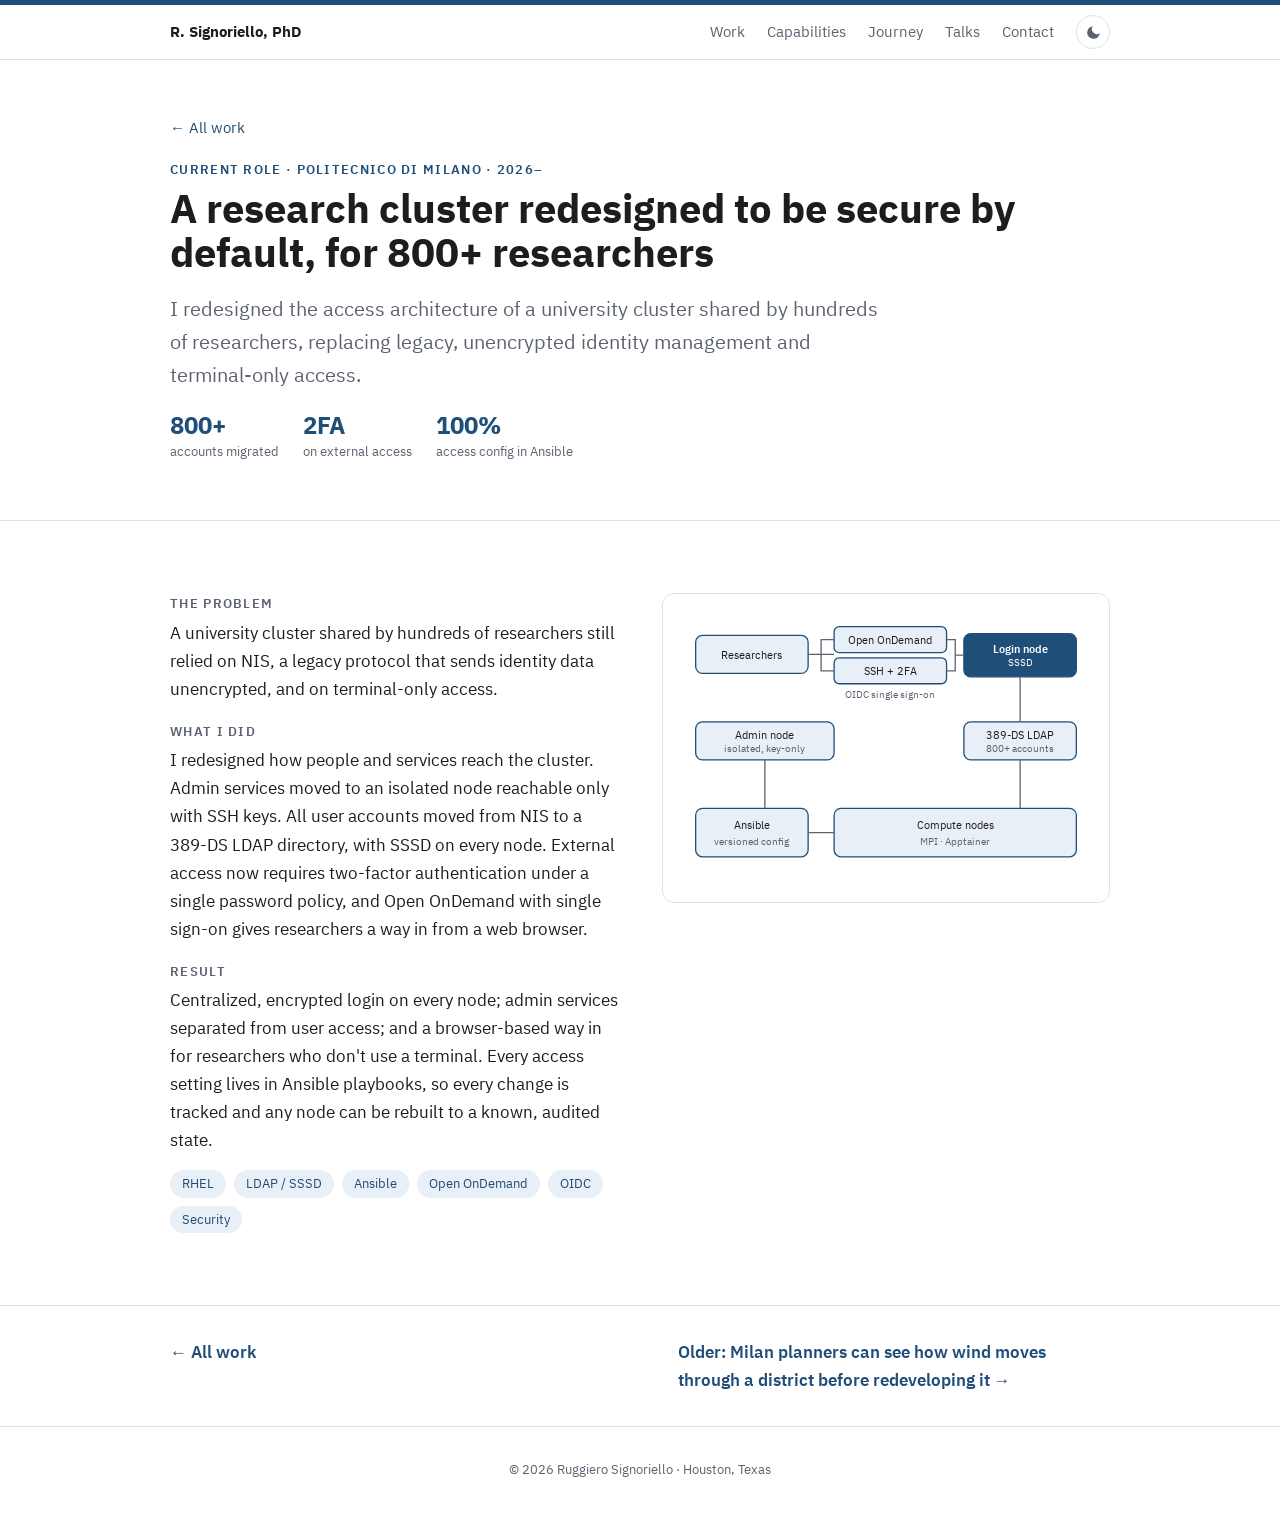
<file: projects/cluster.html>
<!doctype html>
<html lang="en">
<head>
<meta charset="utf-8">
<meta name="viewport" content="width=device-width, initial-scale=1">
<meta name="robots" content="noai, noimageai">
<title>Cluster architecture · Ruggiero Signoriello, Ph.D.</title>
<meta name="description" content="A research cluster redesigned to be secure by default, for 800+ researchers. I redesigned the access architecture of a university cluster shared by hundreds of researchers, replacing legacy, unencrypted identity management and terminal-only access.">
<meta property="og:title" content="Cluster architecture · Ruggiero Signoriello, Ph.D.">
<meta property="og:description" content="A research cluster redesigned to be secure by default, for 800+ researchers. I redesigned the access architecture of a university cluster shared by hundreds of researchers, replacing legacy, unencrypted identity management and terminal-only access.">
<meta property="og:type" content="article">
<meta property="og:url" content="https://ruggiero.signoriello.dev/projects/cluster.html">
<meta property="og:image" content="https://ruggiero.signoriello.dev/img/city.jpg">
<link rel="canonical" href="https://ruggiero.signoriello.dev/projects/cluster.html">
<link rel="icon" href="data:image/svg+xml,%3Csvg xmlns='http://www.w3.org/2000/svg' viewBox='0 0 64 64'%3E%3Crect width='64' height='64' rx='12' fill='%231F4E79'/%3E%3Ctext x='32' y='42' font-family='Helvetica,Arial,sans-serif' font-size='28' font-weight='700' fill='white' text-anchor='middle'%3ERS%3C/text%3E%3C/svg%3E">
<script>
  // apply the saved theme before the page is drawn (no flash of the wrong theme)
  try { var t = localStorage.getItem("theme"); if (t) document.documentElement.dataset.theme = t; } catch (e) {}
</script>
<link rel="preload" href="../fonts/IBMPlexSans-Regular-Latin1.woff2" as="font" type="font/woff2" crossorigin>
<link rel="stylesheet" href="../style.css">
</head>
<body>

<nav>
  <div class="wrap">
    <a class="brand" href="../">R. Signoriello, PhD</a>
    <a href="../#work">Work</a>
    <a href="../#capabilities">Capabilities</a>
    <a href="../#journey">Journey</a>
    <a href="../#talks">Talks</a>
    <a href="../#contact">Contact</a>
    <button class="theme-toggle" type="button" aria-label="Switch light/dark theme" title="Light / dark theme">
      <svg class="moon" viewBox="0 0 24 24" aria-hidden="true"><path d="M21 12.8A9 9 0 1111.2 3a7 7 0 009.8 9.8z"/></svg>
      <svg class="sun" viewBox="0 0 24 24" aria-hidden="true"><path d="M12 7a5 5 0 110 10 5 5 0 010-10zm0-5h0a1 1 0 011 1v2a1 1 0 01-2 0V3a1 1 0 011-1zm0 17a1 1 0 011 1v1a1 1 0 01-2 0v-1a1 1 0 011-1zM3 11h2a1 1 0 010 2H3a1 1 0 010-2zm16 0h2a1 1 0 010 2h-2a1 1 0 010-2zM5.6 4.2l1.4 1.4a1 1 0 01-1.4 1.4L4.2 5.6a1 1 0 011.4-1.4zm12.8 12.8l1.4 1.4a1 1 0 01-1.4 1.4l-1.4-1.4a1 1 0 011.4-1.4zM4.2 18.4l1.4-1.4a1 1 0 011.4 1.4l-1.4 1.4a1 1 0 01-1.4-1.4zM17 5.6l1.4-1.4a1 1 0 011.4 1.4L18.4 7A1 1 0 0117 5.6z"/></svg>
    </button>
  </div>
</nav>

<!-- Same structure for every project page: impact first, then problem, what I did, result.
     Order of the pages = newest first, as on the homepage (Newer / Older links at the bottom). -->
<div class="case-head">
  <div class="wrap">
    <p class="crumb"><a href="../#work">← All work</a></p>
    <p class="tagline">Current role · Politecnico di Milano · 2026–</p>
    <h1>A research cluster redesigned to be secure by default, for 800+ researchers</h1>
    <p class="problem">I redesigned the access architecture of a university cluster shared by hundreds of researchers, replacing legacy, unencrypted identity management and terminal-only access.</p>
    <div class="numbers">
      <div><b>800+</b><span>accounts migrated</span></div>
      <div><b>2FA</b><span>on external access</span></div>
      <div><b>100%</b><span>access config in Ansible</span></div>
    </div>
  </div>
</div>

<section>
  <div class="wrap case">
    <div>
      <p class="label">The problem</p>
      <p>
        A university cluster shared by hundreds of researchers still relied on NIS, a legacy
        protocol that sends identity data unencrypted, and on terminal-only access.
      </p>
      <p class="label">What I did</p>
      <p>
        I redesigned how people and services reach the cluster. Admin services moved to an
        isolated node reachable only with SSH keys. All user accounts moved from NIS to a 389-DS LDAP directory,
        with SSSD on every node. External access now requires two-factor authentication under a single password
        policy, and Open OnDemand with single sign-on gives researchers a way in from a web browser.
      </p>
      <p class="label">Result</p>
      <p>
        Centralized, encrypted login on every node; admin services separated from user access;
        and a browser-based way in for researchers who don't use a terminal. Every access setting lives in
        Ansible playbooks, so every change is tracked and any node can be rebuilt to a known, audited state.
      </p>
      <div class="tags"><span class="tag">RHEL</span><span class="tag">LDAP / SSSD</span><span class="tag">Ansible</span><span class="tag">Open OnDemand</span><span class="tag">OIDC</span><span class="tag">Security</span></div>
    </div>
    <div class="media">
        <div class="diagram" role="img" aria-label="Cluster access architecture: researchers log in through Open OnDemand with single sign-on or SSH with two-factor authentication, an isolated admin node, LDAP directory and Ansible-managed compute nodes">
          <svg viewBox="0 0 460 300">
            <rect class="box" x="10" y="20" width="130" height="44" rx="8"/>
            <text x="75" y="47" text-anchor="middle">Researchers</text>
            <rect class="box" x="170" y="10" width="130" height="30" rx="6"/>
            <text x="235" y="30" text-anchor="middle">Open OnDemand</text>
            <rect class="box" x="170" y="46" width="130" height="30" rx="6"/>
            <text x="235" y="66" text-anchor="middle">SSH + 2FA</text>
            <path class="wire" d="M140 42 H170 M155 42 V25 H170 M155 42 V61 H170"/>
            <text class="t-mut" x="235" y="92" text-anchor="middle">OIDC single sign-on</text>
            <rect class="box strong" x="320" y="18" width="130" height="50" rx="8"/>
            <text class="t-on" x="385" y="40" text-anchor="middle">Login node</text>
            <text class="t-on" x="385" y="56" text-anchor="middle" style="font-weight:400;font-size:11px">SSSD</text>
            <path class="wire" d="M300 25 H310 V43 H320 M300 61 H310 V43"/>
            <rect class="box" x="320" y="120" width="130" height="44" rx="8"/>
            <text x="385" y="140" text-anchor="middle">389-DS LDAP</text>
            <text class="t-mut" x="385" y="155" text-anchor="middle">800+ accounts</text>
            <path class="wire" d="M385 68 V120"/>
            <rect class="box" x="10" y="120" width="160" height="44" rx="8"/>
            <text x="90" y="140" text-anchor="middle">Admin node</text>
            <text class="t-mut" x="90" y="155" text-anchor="middle">isolated, key-only</text>
            <rect class="box" x="170" y="220" width="280" height="56" rx="8"/>
            <text x="310" y="244" text-anchor="middle">Compute nodes</text>
            <text class="t-mut" x="310" y="262" text-anchor="middle">MPI · Apptainer</text>
            <path class="wire" d="M385 164 V220"/>
            <rect class="box" x="10" y="220" width="130" height="56" rx="8"/>
            <text x="75" y="244" text-anchor="middle">Ansible</text>
            <text class="t-mut" x="75" y="262" text-anchor="middle">versioned config</text>
            <path class="wire" d="M90 164 V220 M140 248 H170"/>
          </svg>
        </div>
    </div>
  </div>
</section>

<section class="case-pager">
  <div class="wrap case-next">
    <a href="../#work">← All work</a>
    <a href="wind.html">Older: Milan planners can see how wind moves through a district before redeveloping it →</a>
  </div>
</section>

<footer>© 2026 Ruggiero Signoriello · Houston, Texas</footer>

<script>
  // light/dark toggle (no header bands on these pages); footnote marks open the Sources list
  (function () {
    var root = document.documentElement, mq = matchMedia("(prefers-color-scheme: dark)");
    function isDark() { return root.dataset.theme ? root.dataset.theme === "dark" : mq.matches; }
    document.querySelector(".theme-toggle").addEventListener("click", function () {
      root.dataset.theme = isDark() ? "light" : "dark";
      try { localStorage.setItem("theme", root.dataset.theme); } catch (e) {}
    });
    var list = document.getElementById("sources-list");
    if (list) {
      document.querySelectorAll('a[href^="#ref-"]').forEach(function (a) {
        a.addEventListener("click", function () { list.open = true; });
      });
    }
  })();
</script>
<script data-goatcounter="https://rsignoriello.goatcounter.com/count" async src="//gc.zgo.at/count.js"></script>
</body>
</html>
</file>
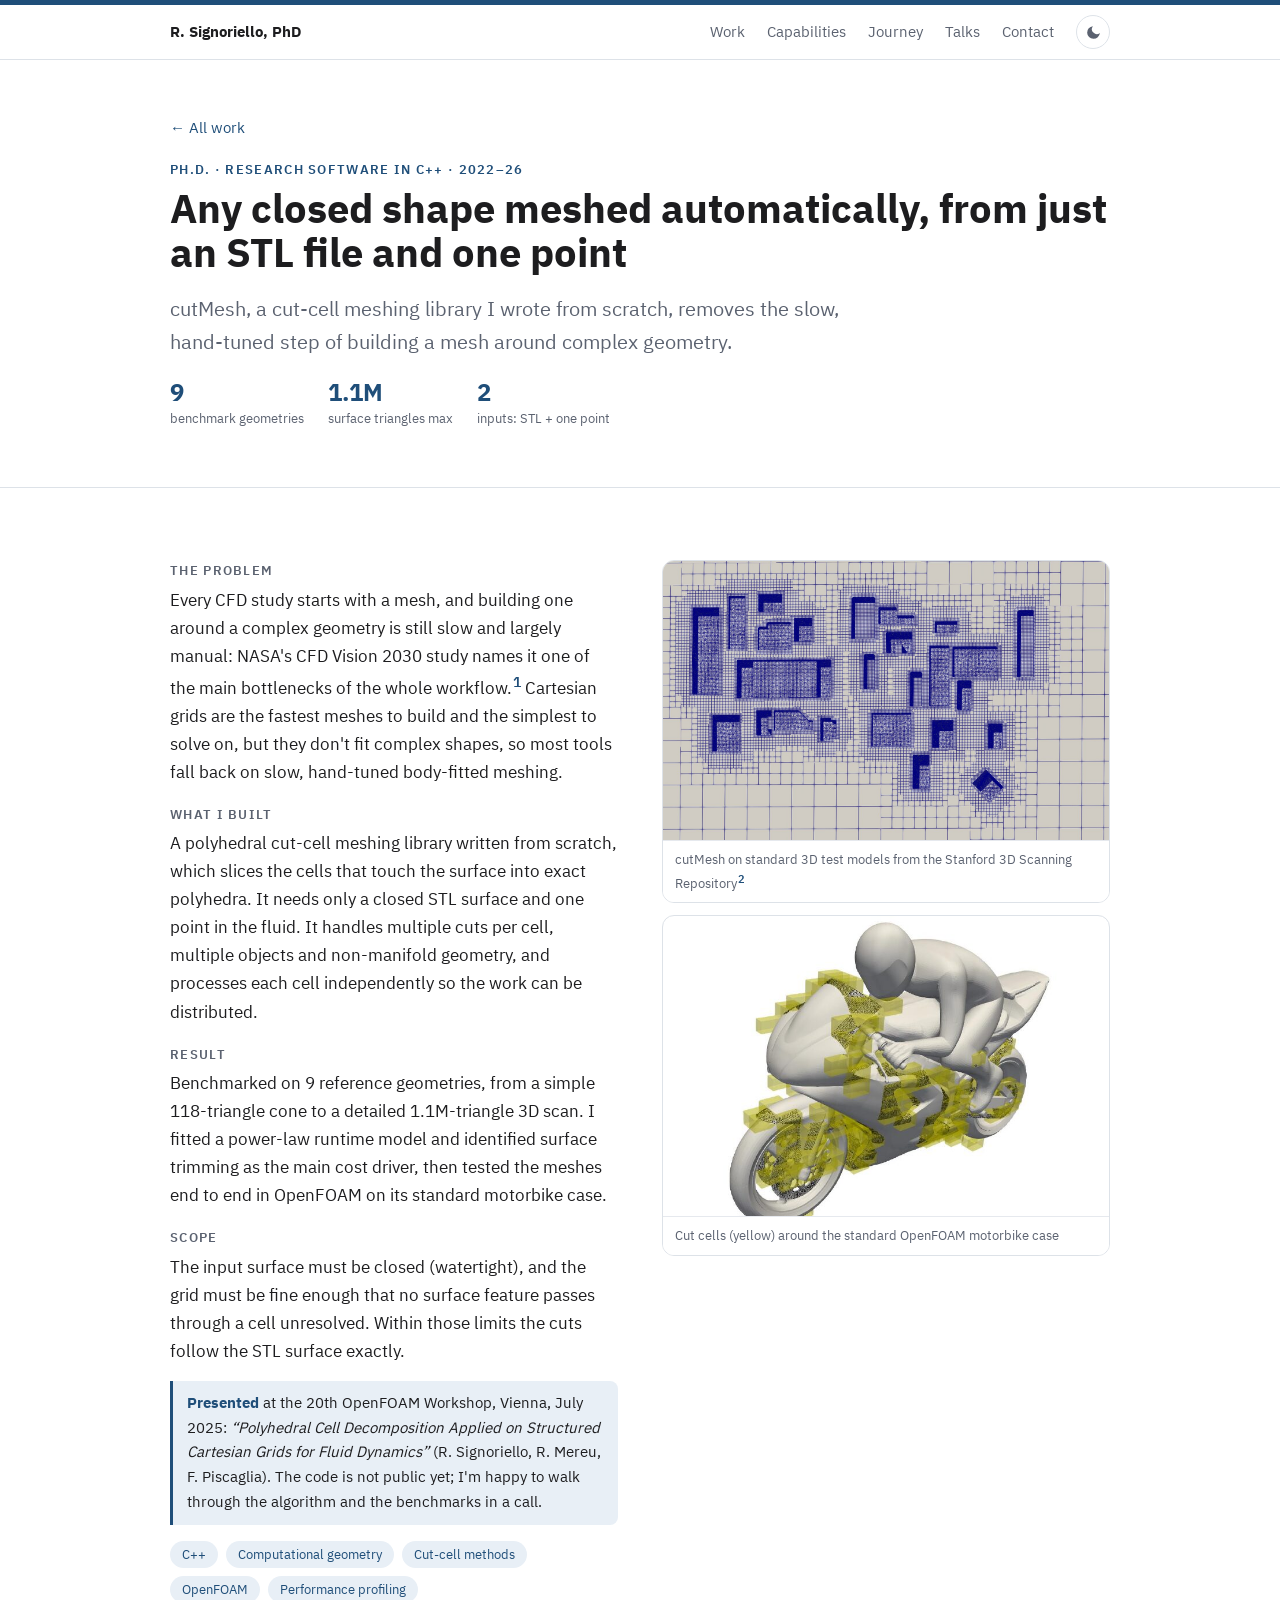
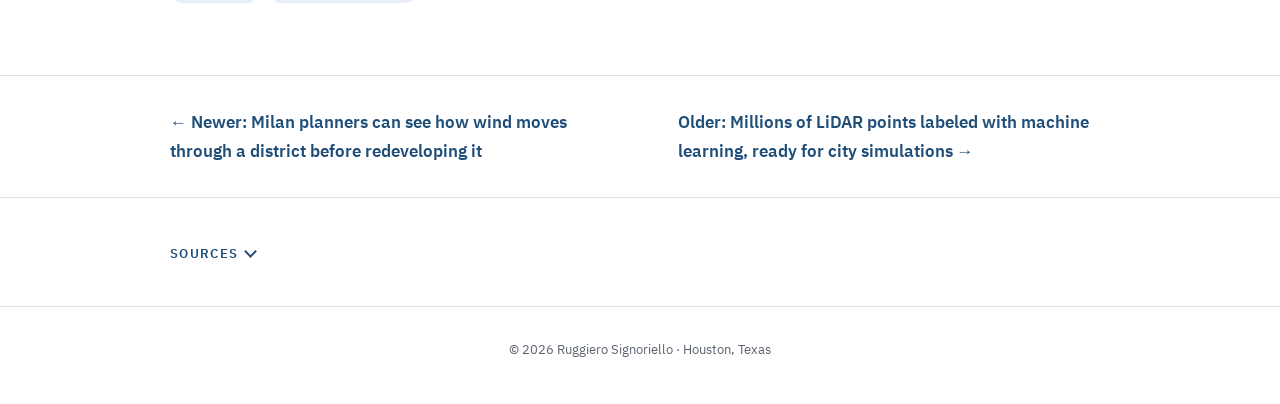
<file: projects/cutmesh.html>
<!doctype html>
<html lang="en">
<head>
<meta charset="utf-8">
<meta name="viewport" content="width=device-width, initial-scale=1">
<meta name="robots" content="noai, noimageai">
<title>cutMesh · Ruggiero Signoriello, Ph.D.</title>
<meta name="description" content="Any closed shape meshed automatically, from just an STL file and one point. cutMesh, a cut-cell meshing library I wrote from scratch, removes the slow, hand-tuned step of building a mesh around complex geometry.">
<meta property="og:title" content="cutMesh · Ruggiero Signoriello, Ph.D.">
<meta property="og:description" content="Any closed shape meshed automatically, from just an STL file and one point. cutMesh, a cut-cell meshing library I wrote from scratch, removes the slow, hand-tuned step of building a mesh around complex geometry.">
<meta property="og:type" content="article">
<meta property="og:url" content="https://ruggiero.signoriello.dev/projects/cutmesh.html">
<meta property="og:image" content="https://ruggiero.signoriello.dev/img/cutmesh.jpg">
<link rel="canonical" href="https://ruggiero.signoriello.dev/projects/cutmesh.html">
<link rel="icon" href="data:image/svg+xml,%3Csvg xmlns='http://www.w3.org/2000/svg' viewBox='0 0 64 64'%3E%3Crect width='64' height='64' rx='12' fill='%231F4E79'/%3E%3Ctext x='32' y='42' font-family='Helvetica,Arial,sans-serif' font-size='28' font-weight='700' fill='white' text-anchor='middle'%3ERS%3C/text%3E%3C/svg%3E">
<script>
  // apply the saved theme before the page is drawn (no flash of the wrong theme)
  try { var t = localStorage.getItem("theme"); if (t) document.documentElement.dataset.theme = t; } catch (e) {}
</script>
<link rel="preload" href="../fonts/IBMPlexSans-Regular-Latin1.woff2" as="font" type="font/woff2" crossorigin>
<link rel="stylesheet" href="../style.css">
</head>
<body>

<nav>
  <div class="wrap">
    <a class="brand" href="../">R. Signoriello, PhD</a>
    <a href="../#work">Work</a>
    <a href="../#capabilities">Capabilities</a>
    <a href="../#journey">Journey</a>
    <a href="../#talks">Talks</a>
    <a href="../#contact">Contact</a>
    <button class="theme-toggle" type="button" aria-label="Switch light/dark theme" title="Light / dark theme">
      <svg class="moon" viewBox="0 0 24 24" aria-hidden="true"><path d="M21 12.8A9 9 0 1111.2 3a7 7 0 009.8 9.8z"/></svg>
      <svg class="sun" viewBox="0 0 24 24" aria-hidden="true"><path d="M12 7a5 5 0 110 10 5 5 0 010-10zm0-5h0a1 1 0 011 1v2a1 1 0 01-2 0V3a1 1 0 011-1zm0 17a1 1 0 011 1v1a1 1 0 01-2 0v-1a1 1 0 011-1zM3 11h2a1 1 0 010 2H3a1 1 0 010-2zm16 0h2a1 1 0 010 2h-2a1 1 0 010-2zM5.6 4.2l1.4 1.4a1 1 0 01-1.4 1.4L4.2 5.6a1 1 0 011.4-1.4zm12.8 12.8l1.4 1.4a1 1 0 01-1.4 1.4l-1.4-1.4a1 1 0 011.4-1.4zM4.2 18.4l1.4-1.4a1 1 0 011.4 1.4l-1.4 1.4a1 1 0 01-1.4-1.4zM17 5.6l1.4-1.4a1 1 0 011.4 1.4L18.4 7A1 1 0 0117 5.6z"/></svg>
    </button>
  </div>
</nav>

<!-- Same structure for every project page: impact first, then problem, what I did, result.
     Order of the pages = newest first, as on the homepage (Newer / Older links at the bottom). -->
<div class="case-head">
  <div class="wrap">
    <p class="crumb"><a href="../#work">← All work</a></p>
    <p class="tagline">Ph.D. · Research software in C++ · 2022–26</p>
    <h1>Any closed shape meshed automatically, from just an STL file and one point</h1>
    <p class="problem">cutMesh, a cut-cell meshing library I wrote from scratch, removes the slow, hand-tuned step of building a mesh around complex geometry.</p>
    <div class="numbers">
      <div><b>9</b><span>benchmark geometries</span></div>
      <div><b>1.1M</b><span>surface triangles max</span></div>
      <div><b>2</b><span>inputs: STL + one point</span></div>
    </div>
  </div>
</div>

<section>
  <div class="wrap case">
    <div>
      <p class="label">The problem</p>
      <p>
        Every CFD study starts with a mesh, and building one around a complex geometry is still slow and
        largely manual: NASA's CFD Vision 2030 study names it one of the main bottlenecks of the whole
        workflow.<sup class="cite"><a href="#ref-1">1</a></sup> Cartesian grids are the fastest meshes to build and the
        simplest to solve on, but they don't fit complex shapes, so most tools fall back on slow, hand-tuned
        body-fitted meshing.
      </p>
      <p class="label">What I built</p>
      <p>
        A polyhedral cut-cell meshing library written from scratch, which slices the cells that touch the
        surface into exact polyhedra. It needs only a closed STL surface and one point in the fluid. It handles
        multiple cuts per cell, multiple objects and non-manifold geometry, and processes each cell independently
        so the work can be distributed.
      </p>
      <p class="label">Result</p>
      <p>
        Benchmarked on 9 reference geometries, from a simple 118-triangle cone to a detailed
        1.1M-triangle 3D scan. I fitted a power-law runtime model and identified surface trimming as the main
        cost driver, then tested the meshes end to end in OpenFOAM on its standard motorbike case.
      </p>
      <p class="label">Scope</p>
      <p>
        The input surface must be closed (watertight), and the grid must be fine enough that no surface
        feature passes through a cell unresolved. Within those limits the cuts follow the STL surface exactly.
      </p>
      <p class="note">
        <b>Presented</b> at the 20th OpenFOAM Workshop, Vienna, July 2025: <em>“Polyhedral Cell Decomposition
        Applied on Structured Cartesian Grids for Fluid Dynamics”</em> (R. Signoriello, R. Mereu, F. Piscaglia).
        The code is not public yet; I'm happy to walk through the algorithm and the benchmarks in a call.
      </p>
      <div class="tags"><span class="tag">C++</span><span class="tag">Computational geometry</span><span class="tag">Cut-cell methods</span><span class="tag">OpenFOAM</span><span class="tag">Performance profiling</span></div>
    </div>
    <div class="media">
        <figure>
          <img src="../img/cutmesh.jpg" alt="Cut-cell meshes generated by cutMesh around classic 3D test models: a dragon, a bunny, a statue and a cone" loading="lazy">
          <figcaption>cutMesh on standard 3D test models from the Stanford 3D Scanning Repository<sup class="cite"><a href="#ref-2">2</a></sup></figcaption>
        </figure>
        <figure>
          <img class="contain" src="../img/motorbike.jpg" alt="Cut cells around the OpenFOAM motorbike geometry" loading="lazy">
          <figcaption>Cut cells (yellow) around the standard OpenFOAM motorbike case</figcaption>
        </figure>
    </div>
  </div>
</section>

<section class="case-pager">
  <div class="wrap case-next">
    <a href="wind.html">← Newer: Milan planners can see how wind moves through a district before redeveloping it</a>
    <a href="pointclouds.html">Older: Millions of LiDAR points labeled with machine learning, ready for city simulations →</a>
  </div>
</section>

<section id="sources" class="sources">
  <div class="wrap">
    <details id="sources-list">
    <summary><h2>Sources</h2></summary>
    <ol>
      <li id="ref-1">J. P. Slotnick, A. Khodadoust, J. Alonso, D. Darmofal, W. Gropp, E. Lurie, D. Mavriplis,
        <a href="https://ntrs.nasa.gov/citations/20140003093" target="_blank" rel="noopener"><em>CFD Vision 2030 Study: A Path to Revolutionary Computational Aerosciences</em></a>,
        NASA/CR-2014-218178, 2014.</li>
      <li id="ref-2">Stanford Computer Graphics Laboratory,
        <a href="https://graphics.stanford.edu/data/3Dscanrep/" target="_blank" rel="noopener"><em>The Stanford 3D Scanning Repository</em></a>
        (<a href="https://web.archive.org/web/20260103004852/https://graphics.stanford.edu/data/3Dscanrep/" target="_blank" rel="noopener">archived copy</a>).</li>
    </ol>
    </details>
  </div>
</section>

<footer>© 2026 Ruggiero Signoriello · Houston, Texas</footer>

<script>
  // light/dark toggle (no header bands on these pages); footnote marks open the Sources list
  (function () {
    var root = document.documentElement, mq = matchMedia("(prefers-color-scheme: dark)");
    function isDark() { return root.dataset.theme ? root.dataset.theme === "dark" : mq.matches; }
    document.querySelector(".theme-toggle").addEventListener("click", function () {
      root.dataset.theme = isDark() ? "light" : "dark";
      try { localStorage.setItem("theme", root.dataset.theme); } catch (e) {}
    });
    var list = document.getElementById("sources-list");
    if (list) {
      document.querySelectorAll('a[href^="#ref-"]').forEach(function (a) {
        a.addEventListener("click", function () { list.open = true; });
      });
    }
  })();
</script>
<script data-goatcounter="https://rsignoriello.goatcounter.com/count" async src="//gc.zgo.at/count.js"></script>
</body>
</html>
</file>
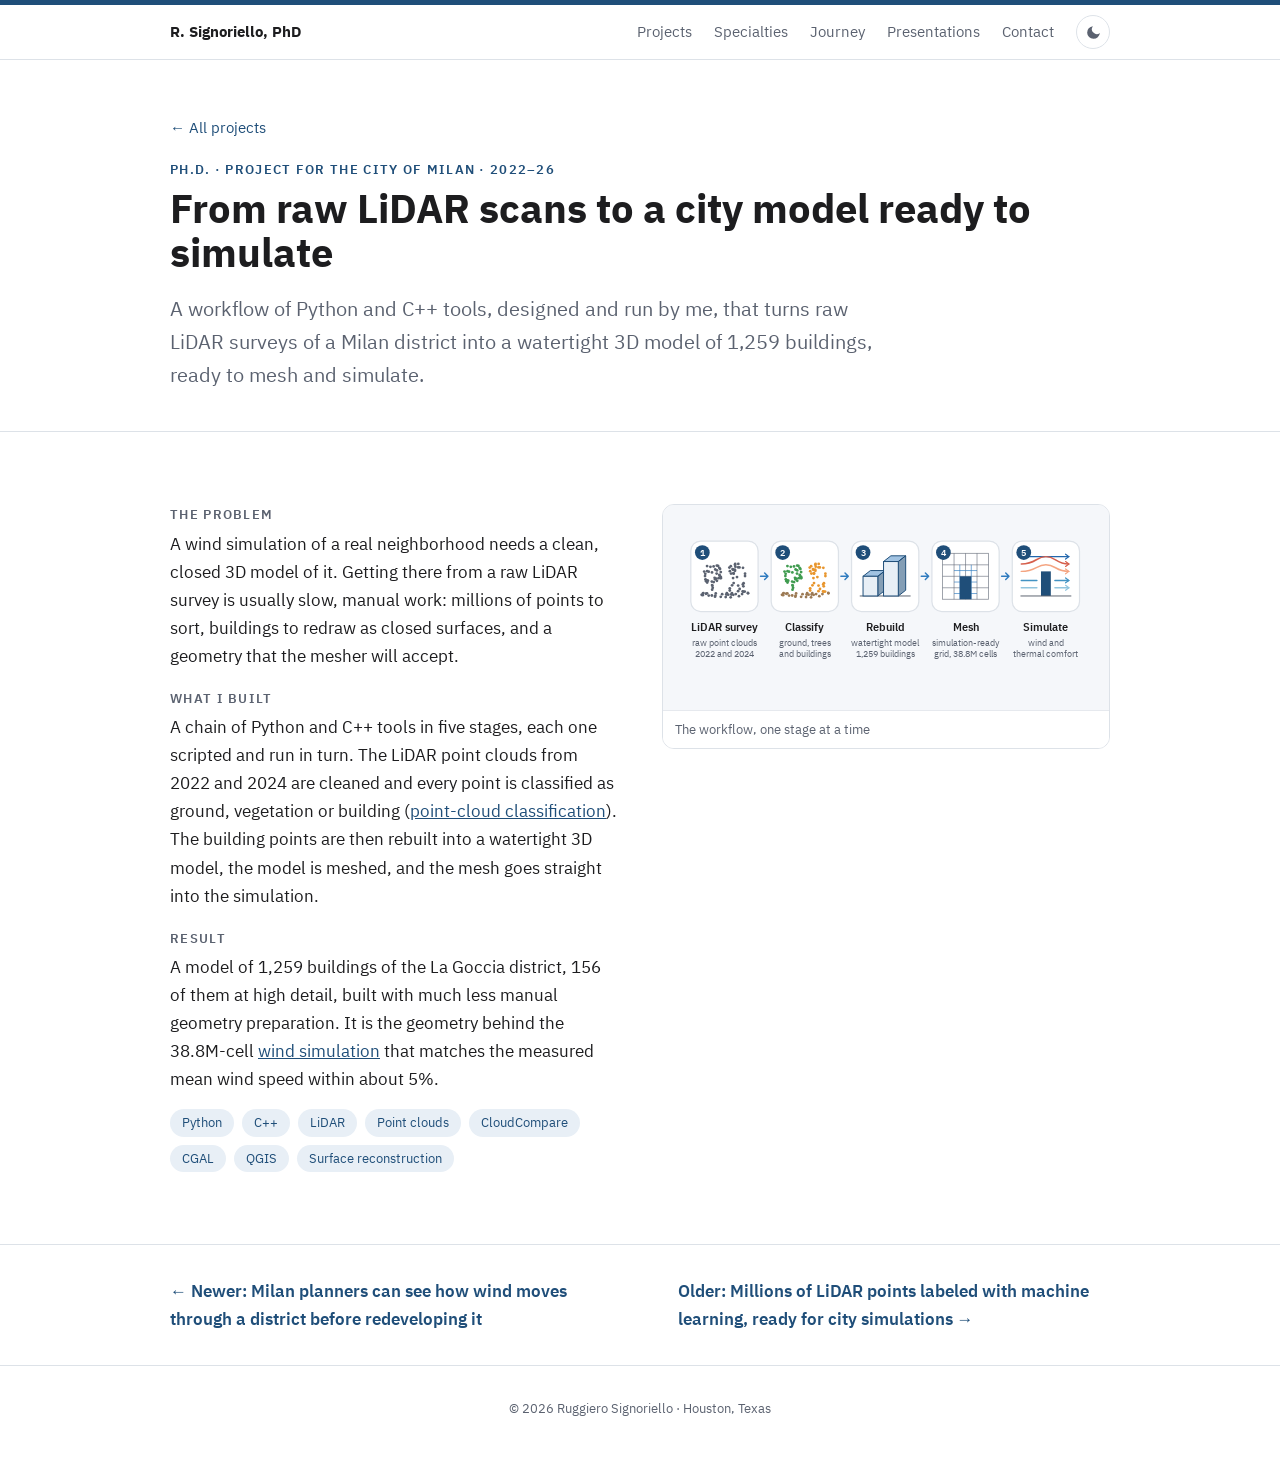
<file: projects/lidar-cfd.html>
<!doctype html>
<html lang="en">
<head>
<meta charset="utf-8">
<meta name="viewport" content="width=device-width, initial-scale=1">
<meta name="robots" content="noai, noimageai">
<title>LiDAR to CFD · Ruggiero Signoriello, Ph.D.</title>
<meta name="description" content="From raw LiDAR scans to a city model ready to simulate. A workflow of Python and C++ tools, designed and run by me, that turns raw LiDAR surveys of a Milan district into a watertight 3D model of 1,259 buildings, ready to mesh and simulate.">
<meta property="og:title" content="LiDAR to CFD · Ruggiero Signoriello, Ph.D.">
<meta property="og:description" content="From raw LiDAR scans to a city model ready to simulate. A workflow of Python and C++ tools, designed and run by me, that turns raw LiDAR surveys of a Milan district into a watertight 3D model of 1,259 buildings, ready to mesh and simulate.">
<meta property="og:type" content="article">
<meta property="og:url" content="https://ruggiero.signoriello.dev/projects/lidar-cfd.html">
<meta property="og:image" content="https://ruggiero.signoriello.dev/img/lidar.jpg">
<link rel="canonical" href="https://ruggiero.signoriello.dev/projects/lidar-cfd.html">
<link rel="icon" href="data:image/svg+xml,%3Csvg xmlns='http://www.w3.org/2000/svg' viewBox='0 0 64 64'%3E%3Crect width='64' height='64' rx='12' fill='%231F4E79'/%3E%3Ctext x='32' y='42' font-family='Helvetica,Arial,sans-serif' font-size='28' font-weight='700' fill='white' text-anchor='middle'%3ERS%3C/text%3E%3C/svg%3E">
<script>
  // apply the saved theme before the page is drawn (no flash of the wrong theme)
  try { var t = localStorage.getItem("theme"); if (t) document.documentElement.dataset.theme = t; } catch (e) {}
</script>
<link rel="preload" href="../fonts/IBMPlexSans-Regular-Latin1.woff2" as="font" type="font/woff2" crossorigin>
<link rel="stylesheet" href="../style.css">
</head>
<body>

<nav>
  <div class="wrap">
    <a class="brand" href="../">R. Signoriello, PhD</a>
    <a href="../#work">Projects</a>
    <a href="../#capabilities">Specialties</a>
    <a href="../#journey">Journey</a>
    <a href="../#talks">Presentations</a>
    <a href="../#contact">Contact</a>
    <button class="theme-toggle" type="button" aria-label="Switch light/dark theme" title="Light / dark theme">
      <svg class="moon" viewBox="0 0 24 24" aria-hidden="true"><path d="M21 12.8A9 9 0 1111.2 3a7 7 0 009.8 9.8z"/></svg>
      <svg class="sun" viewBox="0 0 24 24" aria-hidden="true"><path d="M12 7a5 5 0 110 10 5 5 0 010-10zm0-5h0a1 1 0 011 1v2a1 1 0 01-2 0V3a1 1 0 011-1zm0 17a1 1 0 011 1v1a1 1 0 01-2 0v-1a1 1 0 011-1zM3 11h2a1 1 0 010 2H3a1 1 0 010-2zm16 0h2a1 1 0 010 2h-2a1 1 0 010-2zM5.6 4.2l1.4 1.4a1 1 0 01-1.4 1.4L4.2 5.6a1 1 0 011.4-1.4zm12.8 12.8l1.4 1.4a1 1 0 01-1.4 1.4l-1.4-1.4a1 1 0 011.4-1.4zM4.2 18.4l1.4-1.4a1 1 0 011.4 1.4l-1.4 1.4a1 1 0 01-1.4-1.4zM17 5.6l1.4-1.4a1 1 0 011.4 1.4L18.4 7A1 1 0 0117 5.6z"/></svg>
    </button>
  </div>
</nav>

<!-- Same structure for every project page: impact first, then problem, what I did, result.
     Order of the pages = newest first, as on the homepage (Newer / Older links at the bottom). -->
<div class="case-head">
  <div class="wrap">
    <p class="crumb"><a href="../#work">← All projects</a></p>
    <p class="tagline">Ph.D. · Project for the City of Milan · 2022–26</p>
    <h1>From raw LiDAR scans to a city model ready to simulate</h1>
    <p class="problem">A workflow of Python and C++ tools, designed and run by me, that turns raw LiDAR surveys of a Milan district into a watertight 3D model of 1,259 buildings, ready to mesh and simulate.</p>
    <!-- numbers hidden for now (2026-11-22)
    <div class="numbers">
      <div><b>2</b><span>LiDAR surveys (2022, 2024)</span></div>
      <div><b>1,259</b><span>buildings reconstructed</span></div>
      <div><b>156</b><span>of them at high detail</span></div>
    </div>
    -->
  </div>
</div>

<section>
  <div class="wrap case">
    <div>
      <p class="label">The problem</p>
      <p>
        A wind simulation of a real neighborhood needs a clean, closed 3D model of it. Getting there from
        a raw LiDAR survey is usually slow, manual work: millions of points to sort, buildings to redraw
        as closed surfaces, and a geometry that the mesher will accept.
      </p>
      <p class="label">What I built</p>
      <p>
        A chain of Python and C++ tools in five stages, each one scripted and run in turn. The LiDAR point
        clouds from 2022 and 2024 are cleaned and every point is classified as ground, vegetation or building
        (<a href="pointclouds.html">point-cloud classification</a>). The building points are then rebuilt into
        a watertight 3D model, the model is meshed, and the mesh goes straight into the simulation.
      </p>
      <p class="label">Result</p>
      <p>
        A model of 1,259 buildings of the La Goccia district, 156 of them at high detail, built with much less manual geometry
        preparation. It is the geometry behind the
        38.8M-cell <a href="wind.html">wind simulation</a> that matches the measured mean wind speed within
        about 5%.
      </p>
      <div class="tags"><span class="tag">Python</span><span class="tag">C++</span><span class="tag">LiDAR</span><span class="tag">Point clouds</span><span class="tag">CloudCompare</span><span class="tag">CGAL</span><span class="tag">QGIS</span><span class="tag">Surface reconstruction</span></div>
    </div>
    <div class="media">
        <figure>
          <div style="background:var(--bg-alt);padding:18px">
          <svg viewBox="0 0 500 196" role="img" aria-label="Five-stage workflow: LiDAR survey, classify, rebuild, mesh, simulate" font-family="inherit">
            <rect x="12" y="22" width="82" height="86" rx="12" fill="var(--bg)" stroke="var(--line)" stroke-width="1.5"/>
            <circle cx="42.4" cy="85.9" r="1.7" fill="var(--muted)"/>
            <circle cx="62.1" cy="85.4" r="1.7" fill="var(--muted)"/>
            <circle cx="55.2" cy="87.2" r="1.7" fill="var(--muted)"/>
            <circle cx="26.5" cy="88.0" r="1.7" fill="var(--muted)"/>
            <circle cx="25.2" cy="87.6" r="1.7" fill="var(--muted)"/>
            <circle cx="27.2" cy="85.5" r="1.7" fill="var(--muted)"/>
            <circle cx="48.5" cy="90.0" r="1.7" fill="var(--muted)"/>
            <circle cx="30.4" cy="86.3" r="1.7" fill="var(--muted)"/>
            <circle cx="60.6" cy="90.7" r="1.7" fill="var(--muted)"/>
            <circle cx="57.6" cy="87.4" r="1.7" fill="var(--muted)"/>
            <circle cx="81.6" cy="85.3" r="1.7" fill="var(--muted)"/>
            <circle cx="74.5" cy="86.7" r="1.7" fill="var(--muted)"/>
            <circle cx="31.7" cy="85.7" r="1.7" fill="var(--muted)"/>
            <circle cx="41.5" cy="89.9" r="1.7" fill="var(--muted)"/>
            <circle cx="33.8" cy="88.5" r="1.7" fill="var(--muted)"/>
            <circle cx="61.3" cy="87.2" r="1.7" fill="var(--muted)"/>
            <circle cx="55.9" cy="85.4" r="1.7" fill="var(--muted)"/>
            <circle cx="26.6" cy="86.2" r="1.7" fill="var(--muted)"/>
            <circle cx="63.8" cy="87.6" r="1.7" fill="var(--muted)"/>
            <circle cx="41.8" cy="88.5" r="1.7" fill="var(--muted)"/>
            <circle cx="50.2" cy="86.8" r="1.7" fill="var(--muted)"/>
            <circle cx="70.7" cy="89.2" r="1.7" fill="var(--muted)"/>
            <circle cx="37.6" cy="88.4" r="1.7" fill="var(--muted)"/>
            <circle cx="54.5" cy="90.3" r="1.7" fill="var(--muted)"/>
            <circle cx="66.8" cy="86.7" r="1.7" fill="var(--muted)"/>
            <circle cx="81.8" cy="85.7" r="1.7" fill="var(--muted)"/>
            <circle cx="29.9" cy="68.7" r="1.7" fill="var(--muted)"/>
            <circle cx="43.8" cy="70.5" r="1.7" fill="var(--muted)"/>
            <circle cx="48.5" cy="65.6" r="1.7" fill="var(--muted)"/>
            <circle cx="39.8" cy="53.0" r="1.7" fill="var(--muted)"/>
            <circle cx="43.8" cy="57.8" r="1.7" fill="var(--muted)"/>
            <circle cx="35.9" cy="53.4" r="1.7" fill="var(--muted)"/>
            <circle cx="31.9" cy="58.7" r="1.7" fill="var(--muted)"/>
            <circle cx="45.2" cy="52.2" r="1.7" fill="var(--muted)"/>
            <circle cx="29.3" cy="64.7" r="1.7" fill="var(--muted)"/>
            <circle cx="48.3" cy="67.1" r="1.7" fill="var(--muted)"/>
            <circle cx="31.8" cy="52.5" r="1.7" fill="var(--muted)"/>
            <circle cx="41.8" cy="56.7" r="1.7" fill="var(--muted)"/>
            <circle cx="31.6" cy="70.1" r="1.7" fill="var(--muted)"/>
            <circle cx="47.1" cy="64.3" r="1.7" fill="var(--muted)"/>
            <circle cx="41.0" cy="66.9" r="1.7" fill="var(--muted)"/>
            <circle cx="48.8" cy="67.2" r="1.7" fill="var(--muted)"/>
            <circle cx="43.1" cy="67.8" r="1.7" fill="var(--muted)"/>
            <circle cx="30.3" cy="70.8" r="1.7" fill="var(--muted)"/>
            <circle cx="46.0" cy="67.3" r="1.7" fill="var(--muted)"/>
            <circle cx="28.3" cy="59.2" r="1.7" fill="var(--muted)"/>
            <circle cx="43.7" cy="51.9" r="1.7" fill="var(--muted)"/>
            <circle cx="37.6" cy="71.4" r="1.7" fill="var(--muted)"/>
            <circle cx="31.9" cy="72.6" r="1.7" fill="var(--muted)"/>
            <circle cx="43.5" cy="61.7" r="1.7" fill="var(--muted)"/>
            <circle cx="41.6" cy="68.7" r="1.7" fill="var(--muted)"/>
            <circle cx="39.9" cy="72.1" r="1.7" fill="var(--muted)"/>
            <circle cx="33.8" cy="59.4" r="1.7" fill="var(--muted)"/>
            <circle cx="46.8" cy="63.2" r="1.7" fill="var(--muted)"/>
            <circle cx="32.8" cy="70.3" r="1.7" fill="var(--muted)"/>
            <circle cx="48.5" cy="59.8" r="1.7" fill="var(--muted)"/>
            <circle cx="29.6" cy="62.0" r="1.7" fill="var(--muted)"/>
            <circle cx="37.8" cy="60.3" r="1.7" fill="var(--muted)"/>
            <circle cx="47.6" cy="56.1" r="1.7" fill="var(--muted)"/>
            <circle cx="46.6" cy="54.6" r="1.7" fill="var(--muted)"/>
            <circle cx="38.7" cy="79.0" r="1.7" fill="var(--muted)"/>
            <circle cx="38.0" cy="81.3" r="1.7" fill="var(--muted)"/>
            <circle cx="37.9" cy="75.7" r="1.7" fill="var(--muted)"/>
            <circle cx="38.3" cy="76.6" r="1.7" fill="var(--muted)"/>
            <circle cx="65.8" cy="50.8" r="1.7" fill="var(--muted)"/>
            <circle cx="59.0" cy="54.3" r="1.7" fill="var(--muted)"/>
            <circle cx="61.0" cy="61.7" r="1.7" fill="var(--muted)"/>
            <circle cx="59.5" cy="79.6" r="1.7" fill="var(--muted)"/>
            <circle cx="71.3" cy="54.2" r="1.7" fill="var(--muted)"/>
            <circle cx="64.0" cy="61.2" r="1.7" fill="var(--muted)"/>
            <circle cx="66.3" cy="53.3" r="1.7" fill="var(--muted)"/>
            <circle cx="76.0" cy="83.8" r="1.7" fill="var(--muted)"/>
            <circle cx="68.3" cy="65.9" r="1.7" fill="var(--muted)"/>
            <circle cx="60.7" cy="52.6" r="1.7" fill="var(--muted)"/>
            <circle cx="65.9" cy="58.3" r="1.7" fill="var(--muted)"/>
            <circle cx="75.6" cy="54.7" r="1.7" fill="var(--muted)"/>
            <circle cx="59.5" cy="82.3" r="1.7" fill="var(--muted)"/>
            <circle cx="69.6" cy="54.1" r="1.7" fill="var(--muted)"/>
            <circle cx="69.9" cy="49.9" r="1.7" fill="var(--muted)"/>
            <circle cx="69.6" cy="83.2" r="1.7" fill="var(--muted)"/>
            <circle cx="76.3" cy="73.4" r="1.7" fill="var(--muted)"/>
            <circle cx="64.2" cy="61.8" r="1.7" fill="var(--muted)"/>
            <circle cx="62.3" cy="76.0" r="1.7" fill="var(--muted)"/>
            <circle cx="69.7" cy="76.3" r="1.7" fill="var(--muted)"/>
            <circle cx="65.6" cy="56.8" r="1.7" fill="var(--muted)"/>
            <circle cx="75.2" cy="83.5" r="1.7" fill="var(--muted)"/>
            <circle cx="76.1" cy="77.2" r="1.7" fill="var(--muted)"/>
            <circle cx="75.4" cy="74.9" r="1.7" fill="var(--muted)"/>
            <circle cx="63.5" cy="67.1" r="1.7" fill="var(--muted)"/>
            <circle cx="66.1" cy="50.0" r="1.7" fill="var(--muted)"/>
            <circle cx="59.6" cy="58.8" r="1.7" fill="var(--muted)"/>
            <circle cx="64.2" cy="73.2" r="1.7" fill="var(--muted)"/>
            <circle cx="78.1" cy="64.7" r="1.7" fill="var(--muted)"/>
            <circle cx="77.7" cy="83.6" r="1.7" fill="var(--muted)"/>
            <circle cx="78.1" cy="61.8" r="1.7" fill="var(--muted)"/>
            <circle cx="63.4" cy="56.9" r="1.7" fill="var(--muted)"/>
            <circle cx="62.9" cy="56.2" r="1.7" fill="var(--muted)"/>
            <circle cx="71.5" cy="80.5" r="1.7" fill="var(--muted)"/>
            <circle cx="26" cy="36" r="9" fill="var(--brand)"/><text x="26" y="40" font-size="11" font-weight="600" fill="#fff" text-anchor="middle">1</text>
            <text x="53.0" y="132" font-size="13.5" font-weight="600" fill="var(--text)" text-anchor="middle">LiDAR survey</text>
            <text x="53.0" y="150" font-size="11" fill="var(--muted)" text-anchor="middle">raw point clouds</text>
            <text x="53.0" y="164" font-size="11" fill="var(--muted)" text-anchor="middle">2022 and 2024</text>
            <path d="M97 65.0 h9 m-4 -4 l4 4 l-4 4" fill="none" stroke="var(--accent-2)" stroke-width="1.8" stroke-linecap="round" stroke-linejoin="round"/>
            <rect x="110" y="22" width="82" height="86" rx="12" fill="var(--bg)" stroke="var(--line)" stroke-width="1.5"/>
            <circle cx="140.4" cy="85.9" r="1.7" fill="#9c7a54"/>
            <circle cx="160.1" cy="85.4" r="1.7" fill="#9c7a54"/>
            <circle cx="153.2" cy="87.2" r="1.7" fill="#9c7a54"/>
            <circle cx="124.5" cy="88.0" r="1.7" fill="#9c7a54"/>
            <circle cx="123.2" cy="87.6" r="1.7" fill="#9c7a54"/>
            <circle cx="125.2" cy="85.5" r="1.7" fill="#9c7a54"/>
            <circle cx="146.5" cy="90.0" r="1.7" fill="#9c7a54"/>
            <circle cx="128.4" cy="86.3" r="1.7" fill="#9c7a54"/>
            <circle cx="158.6" cy="90.7" r="1.7" fill="#9c7a54"/>
            <circle cx="155.6" cy="87.4" r="1.7" fill="#9c7a54"/>
            <circle cx="179.6" cy="85.3" r="1.7" fill="#9c7a54"/>
            <circle cx="172.5" cy="86.7" r="1.7" fill="#9c7a54"/>
            <circle cx="129.7" cy="85.7" r="1.7" fill="#9c7a54"/>
            <circle cx="139.5" cy="89.9" r="1.7" fill="#9c7a54"/>
            <circle cx="131.8" cy="88.5" r="1.7" fill="#9c7a54"/>
            <circle cx="159.3" cy="87.2" r="1.7" fill="#9c7a54"/>
            <circle cx="153.9" cy="85.4" r="1.7" fill="#9c7a54"/>
            <circle cx="124.6" cy="86.2" r="1.7" fill="#9c7a54"/>
            <circle cx="161.8" cy="87.6" r="1.7" fill="#9c7a54"/>
            <circle cx="139.8" cy="88.5" r="1.7" fill="#9c7a54"/>
            <circle cx="148.2" cy="86.8" r="1.7" fill="#9c7a54"/>
            <circle cx="168.7" cy="89.2" r="1.7" fill="#9c7a54"/>
            <circle cx="135.6" cy="88.4" r="1.7" fill="#9c7a54"/>
            <circle cx="152.5" cy="90.3" r="1.7" fill="#9c7a54"/>
            <circle cx="164.8" cy="86.7" r="1.7" fill="#9c7a54"/>
            <circle cx="179.8" cy="85.7" r="1.7" fill="#9c7a54"/>
            <circle cx="127.9" cy="68.7" r="1.7" fill="#3f9b4f"/>
            <circle cx="141.8" cy="70.5" r="1.7" fill="#3f9b4f"/>
            <circle cx="146.5" cy="65.6" r="1.7" fill="#3f9b4f"/>
            <circle cx="137.8" cy="53.0" r="1.7" fill="#3f9b4f"/>
            <circle cx="141.8" cy="57.8" r="1.7" fill="#3f9b4f"/>
            <circle cx="133.9" cy="53.4" r="1.7" fill="#3f9b4f"/>
            <circle cx="129.9" cy="58.7" r="1.7" fill="#3f9b4f"/>
            <circle cx="143.2" cy="52.2" r="1.7" fill="#3f9b4f"/>
            <circle cx="127.3" cy="64.7" r="1.7" fill="#3f9b4f"/>
            <circle cx="146.3" cy="67.1" r="1.7" fill="#3f9b4f"/>
            <circle cx="129.8" cy="52.5" r="1.7" fill="#3f9b4f"/>
            <circle cx="139.8" cy="56.7" r="1.7" fill="#3f9b4f"/>
            <circle cx="129.6" cy="70.1" r="1.7" fill="#3f9b4f"/>
            <circle cx="145.1" cy="64.3" r="1.7" fill="#3f9b4f"/>
            <circle cx="139.0" cy="66.9" r="1.7" fill="#3f9b4f"/>
            <circle cx="146.8" cy="67.2" r="1.7" fill="#3f9b4f"/>
            <circle cx="141.1" cy="67.8" r="1.7" fill="#3f9b4f"/>
            <circle cx="128.3" cy="70.8" r="1.7" fill="#3f9b4f"/>
            <circle cx="144.0" cy="67.3" r="1.7" fill="#3f9b4f"/>
            <circle cx="126.3" cy="59.2" r="1.7" fill="#3f9b4f"/>
            <circle cx="141.7" cy="51.9" r="1.7" fill="#3f9b4f"/>
            <circle cx="135.6" cy="71.4" r="1.7" fill="#3f9b4f"/>
            <circle cx="129.9" cy="72.6" r="1.7" fill="#3f9b4f"/>
            <circle cx="141.5" cy="61.7" r="1.7" fill="#3f9b4f"/>
            <circle cx="139.6" cy="68.7" r="1.7" fill="#3f9b4f"/>
            <circle cx="137.9" cy="72.1" r="1.7" fill="#3f9b4f"/>
            <circle cx="131.8" cy="59.4" r="1.7" fill="#3f9b4f"/>
            <circle cx="144.8" cy="63.2" r="1.7" fill="#3f9b4f"/>
            <circle cx="130.8" cy="70.3" r="1.7" fill="#3f9b4f"/>
            <circle cx="146.5" cy="59.8" r="1.7" fill="#3f9b4f"/>
            <circle cx="127.6" cy="62.0" r="1.7" fill="#3f9b4f"/>
            <circle cx="135.8" cy="60.3" r="1.7" fill="#3f9b4f"/>
            <circle cx="145.6" cy="56.1" r="1.7" fill="#3f9b4f"/>
            <circle cx="144.6" cy="54.6" r="1.7" fill="#3f9b4f"/>
            <circle cx="136.7" cy="79.0" r="1.7" fill="#3f9b4f"/>
            <circle cx="136.0" cy="81.3" r="1.7" fill="#3f9b4f"/>
            <circle cx="135.9" cy="75.7" r="1.7" fill="#3f9b4f"/>
            <circle cx="136.3" cy="76.6" r="1.7" fill="#3f9b4f"/>
            <circle cx="163.8" cy="50.8" r="1.7" fill="#e8962e"/>
            <circle cx="157.0" cy="54.3" r="1.7" fill="#e8962e"/>
            <circle cx="159.0" cy="61.7" r="1.7" fill="#e8962e"/>
            <circle cx="157.5" cy="79.6" r="1.7" fill="#e8962e"/>
            <circle cx="169.3" cy="54.2" r="1.7" fill="#e8962e"/>
            <circle cx="162.0" cy="61.2" r="1.7" fill="#e8962e"/>
            <circle cx="164.3" cy="53.3" r="1.7" fill="#e8962e"/>
            <circle cx="174.0" cy="83.8" r="1.7" fill="#e8962e"/>
            <circle cx="166.3" cy="65.9" r="1.7" fill="#e8962e"/>
            <circle cx="158.7" cy="52.6" r="1.7" fill="#e8962e"/>
            <circle cx="163.9" cy="58.3" r="1.7" fill="#e8962e"/>
            <circle cx="173.6" cy="54.7" r="1.7" fill="#e8962e"/>
            <circle cx="157.5" cy="82.3" r="1.7" fill="#e8962e"/>
            <circle cx="167.6" cy="54.1" r="1.7" fill="#e8962e"/>
            <circle cx="167.9" cy="49.9" r="1.7" fill="#e8962e"/>
            <circle cx="167.6" cy="83.2" r="1.7" fill="#e8962e"/>
            <circle cx="174.3" cy="73.4" r="1.7" fill="#e8962e"/>
            <circle cx="162.2" cy="61.8" r="1.7" fill="#e8962e"/>
            <circle cx="160.3" cy="76.0" r="1.7" fill="#e8962e"/>
            <circle cx="167.7" cy="76.3" r="1.7" fill="#e8962e"/>
            <circle cx="163.6" cy="56.8" r="1.7" fill="#e8962e"/>
            <circle cx="173.2" cy="83.5" r="1.7" fill="#e8962e"/>
            <circle cx="174.1" cy="77.2" r="1.7" fill="#e8962e"/>
            <circle cx="173.4" cy="74.9" r="1.7" fill="#e8962e"/>
            <circle cx="161.5" cy="67.1" r="1.7" fill="#e8962e"/>
            <circle cx="164.1" cy="50.0" r="1.7" fill="#e8962e"/>
            <circle cx="157.6" cy="58.8" r="1.7" fill="#e8962e"/>
            <circle cx="162.2" cy="73.2" r="1.7" fill="#e8962e"/>
            <circle cx="176.1" cy="64.7" r="1.7" fill="#e8962e"/>
            <circle cx="175.7" cy="83.6" r="1.7" fill="#e8962e"/>
            <circle cx="176.1" cy="61.8" r="1.7" fill="#e8962e"/>
            <circle cx="161.4" cy="56.9" r="1.7" fill="#e8962e"/>
            <circle cx="160.9" cy="56.2" r="1.7" fill="#e8962e"/>
            <circle cx="169.5" cy="80.5" r="1.7" fill="#e8962e"/>
            <circle cx="124" cy="36" r="9" fill="var(--brand)"/><text x="124" y="40" font-size="11" font-weight="600" fill="#fff" text-anchor="middle">2</text>
            <text x="151.0" y="132" font-size="13.5" font-weight="600" fill="var(--text)" text-anchor="middle">Classify</text>
            <text x="151.0" y="150" font-size="11" fill="var(--muted)" text-anchor="middle">ground, trees</text>
            <text x="151.0" y="164" font-size="11" fill="var(--muted)" text-anchor="middle">and buildings</text>
            <path d="M195 65.0 h9 m-4 -4 l4 4 l-4 4" fill="none" stroke="var(--accent-2)" stroke-width="1.8" stroke-linecap="round" stroke-linejoin="round"/>
            <rect x="208" y="22" width="82" height="86" rx="12" fill="var(--bg)" stroke="var(--line)" stroke-width="1.5"/>
            <path d="M218.0 89.0 H280.0" stroke="var(--muted)" stroke-width="1.2"/>
            <path d="M222.0 65.0 l9 -7 h18 l-9 7z" fill="var(--accent-2)" fill-opacity=".45" stroke="var(--accent)" stroke-width="1.2" stroke-linejoin="round"/><path d="M240.0 65.0 l9 -7 V82.0 l-9 7z" fill="var(--accent)" fill-opacity=".55" stroke="var(--accent)" stroke-width="1.2" stroke-linejoin="round"/><rect x="222.0" y="65.0" width="18" height="24" fill="var(--accent-soft)" stroke="var(--accent)" stroke-width="1.2"/>
            <path d="M247.0 47.0 l9 -7 h18 l-9 7z" fill="var(--accent-2)" fill-opacity=".45" stroke="var(--accent)" stroke-width="1.2" stroke-linejoin="round"/><path d="M265.0 47.0 l9 -7 V82.0 l-9 7z" fill="var(--accent)" fill-opacity=".55" stroke="var(--accent)" stroke-width="1.2" stroke-linejoin="round"/><rect x="247.0" y="47.0" width="18" height="42" fill="var(--accent-soft)" stroke="var(--accent)" stroke-width="1.2"/>
            <circle cx="222" cy="36" r="9" fill="var(--brand)"/><text x="222" y="40" font-size="11" font-weight="600" fill="#fff" text-anchor="middle">3</text>
            <text x="249.0" y="132" font-size="13.5" font-weight="600" fill="var(--text)" text-anchor="middle">Rebuild</text>
            <text x="249.0" y="150" font-size="11" fill="var(--muted)" text-anchor="middle">watertight model</text>
            <text x="249.0" y="164" font-size="11" fill="var(--muted)" text-anchor="middle">1,259 buildings</text>
            <path d="M293 65.0 h9 m-4 -4 l4 4 l-4 4" fill="none" stroke="var(--accent-2)" stroke-width="1.8" stroke-linecap="round" stroke-linejoin="round"/>
            <rect x="306" y="22" width="82" height="86" rx="12" fill="var(--bg)" stroke="var(--line)" stroke-width="1.5"/>
            <rect x="319.0" y="37.0" width="56" height="56" fill="none" stroke="var(--muted)" stroke-opacity=".7" stroke-width="1"/>
            <path d="M333.0 37.0 V93.0 M319.0 51.0 H375.0" stroke="var(--muted)" stroke-opacity=".7" stroke-width="1"/>
            <path d="M347.0 37.0 V93.0 M319.0 65.0 H375.0" stroke="var(--muted)" stroke-opacity=".7" stroke-width="1"/>
            <path d="M361.0 37.0 V93.0 M319.0 79.0 H375.0" stroke="var(--muted)" stroke-opacity=".7" stroke-width="1"/>
            <path d="M340.0 51.0 V65.0 M333.0 58.0 H347.0" stroke="var(--accent-2)" stroke-width=".8"/>
            <path d="M340.0 65.0 V79.0 M333.0 72.0 H347.0" stroke="var(--accent-2)" stroke-width=".8"/>
            <path d="M340.0 79.0 V93.0 M333.0 86.0 H347.0" stroke="var(--accent-2)" stroke-width=".8"/>
            <path d="M354.0 51.0 V65.0 M347.0 58.0 H361.0" stroke="var(--accent-2)" stroke-width=".8"/>
            <path d="M354.0 65.0 V79.0 M347.0 72.0 H361.0" stroke="var(--accent-2)" stroke-width=".8"/>
            <path d="M354.0 79.0 V93.0 M347.0 86.0 H361.0" stroke="var(--accent-2)" stroke-width=".8"/>
            <rect x="340.0" y="65.0" width="14" height="28" fill="var(--accent)"/>
            <circle cx="320" cy="36" r="9" fill="var(--brand)"/><text x="320" y="40" font-size="11" font-weight="600" fill="#fff" text-anchor="middle">4</text>
            <text x="347.0" y="132" font-size="13.5" font-weight="600" fill="var(--text)" text-anchor="middle">Mesh</text>
            <text x="347.0" y="150" font-size="11" fill="var(--muted)" text-anchor="middle">simulation-ready</text>
            <text x="347.0" y="164" font-size="11" fill="var(--muted)" text-anchor="middle">grid, 38.8M cells</text>
            <path d="M391 65.0 h9 m-4 -4 l4 4 l-4 4" fill="none" stroke="var(--accent-2)" stroke-width="1.8" stroke-linecap="round" stroke-linejoin="round"/>
            <rect x="404" y="22" width="82" height="86" rx="12" fill="var(--bg)" stroke="var(--line)" stroke-width="1.5"/>
            <rect x="439.0" y="59.0" width="12" height="30" fill="var(--accent)"/>
            <path d="M414.0 89.0 H476.0" stroke="var(--muted)" stroke-width="1.2"/>
            <path d="M415.0 41.0 C433.0 41.0 433.0 41.0 445.0 41.0 S457.0 41.0 473.0 41.0" fill="none" stroke="#2166ac" stroke-width="1.8" stroke-linecap="round"/>
            <path d="M469.0 38.0 l4 3 l-4 3" fill="none" stroke="#2166ac" stroke-width="1.5" stroke-linecap="round" stroke-linejoin="round"/>
            <path d="M415.0 50.0 C433.0 50.0 433.0 41.0 445.0 41.0 S457.0 50.0 473.0 50.0" fill="none" stroke="#d6604d" stroke-width="1.8" stroke-linecap="round"/>
            <path d="M469.0 47.0 l4 3 l-4 3" fill="none" stroke="#d6604d" stroke-width="1.5" stroke-linecap="round" stroke-linejoin="round"/>
            <path d="M415.0 59.0 C433.0 59.0 433.0 51.0 445.0 51.0 S457.0 59.0 473.0 59.0" fill="none" stroke="#f4a582" stroke-width="1.8" stroke-linecap="round"/>
            <path d="M469.0 56.0 l4 3 l-4 3" fill="none" stroke="#f4a582" stroke-width="1.5" stroke-linecap="round" stroke-linejoin="round"/>
            <path d="M415.0 70.0 H434.0 M456.0 70.0 H473.0" fill="none" stroke="#4393c3" stroke-width="1.8" stroke-linecap="round"/>
            <path d="M469.0 67.0 l4 3 l-4 3" fill="none" stroke="#4393c3" stroke-width="1.5" stroke-linecap="round" stroke-linejoin="round"/>
            <path d="M415.0 79.0 H434.0 M456.0 79.0 H473.0" fill="none" stroke="#92c5de" stroke-width="1.8" stroke-linecap="round"/>
            <path d="M469.0 76.0 l4 3 l-4 3" fill="none" stroke="#92c5de" stroke-width="1.5" stroke-linecap="round" stroke-linejoin="round"/>
            <circle cx="418" cy="36" r="9" fill="var(--brand)"/><text x="418" y="40" font-size="11" font-weight="600" fill="#fff" text-anchor="middle">5</text>
            <text x="445.0" y="132" font-size="13.5" font-weight="600" fill="var(--text)" text-anchor="middle">Simulate</text>
            <text x="445.0" y="150" font-size="11" fill="var(--muted)" text-anchor="middle">wind and</text>
            <text x="445.0" y="164" font-size="11" fill="var(--muted)" text-anchor="middle">thermal comfort</text>
          </svg>
          </div>
          <figcaption>The workflow, one stage at a time</figcaption>
        </figure>
    </div>
  </div>
</section>

<section class="case-pager">
  <div class="wrap case-next">
    <a href="wind.html">← Newer: Milan planners can see how wind moves through a district before redeveloping it</a>
    <a href="pointclouds.html">Older: Millions of LiDAR points labeled with machine learning, ready for city simulations →</a>
  </div>
</section>

<footer>© 2026 Ruggiero Signoriello · Houston, Texas</footer>

<script>
  // light/dark toggle (no header bands on these pages); footnote marks open the Sources list
  (function () {
    var root = document.documentElement, mq = matchMedia("(prefers-color-scheme: dark)");
    function isDark() { return root.dataset.theme ? root.dataset.theme === "dark" : mq.matches; }
    document.querySelector(".theme-toggle").addEventListener("click", function () {
      root.dataset.theme = isDark() ? "light" : "dark";
      try { localStorage.setItem("theme", root.dataset.theme); } catch (e) {}
    });
    var list = document.getElementById("sources-list");
    if (list) {
      document.querySelectorAll('a[href^="#ref-"]').forEach(function (a) {
        a.addEventListener("click", function () { list.open = true; });
      });
    }
  })();
</script>
<script data-goatcounter="https://rsignoriello.goatcounter.com/count" async src="//gc.zgo.at/count.js"></script>
</body>
</html>
</file>
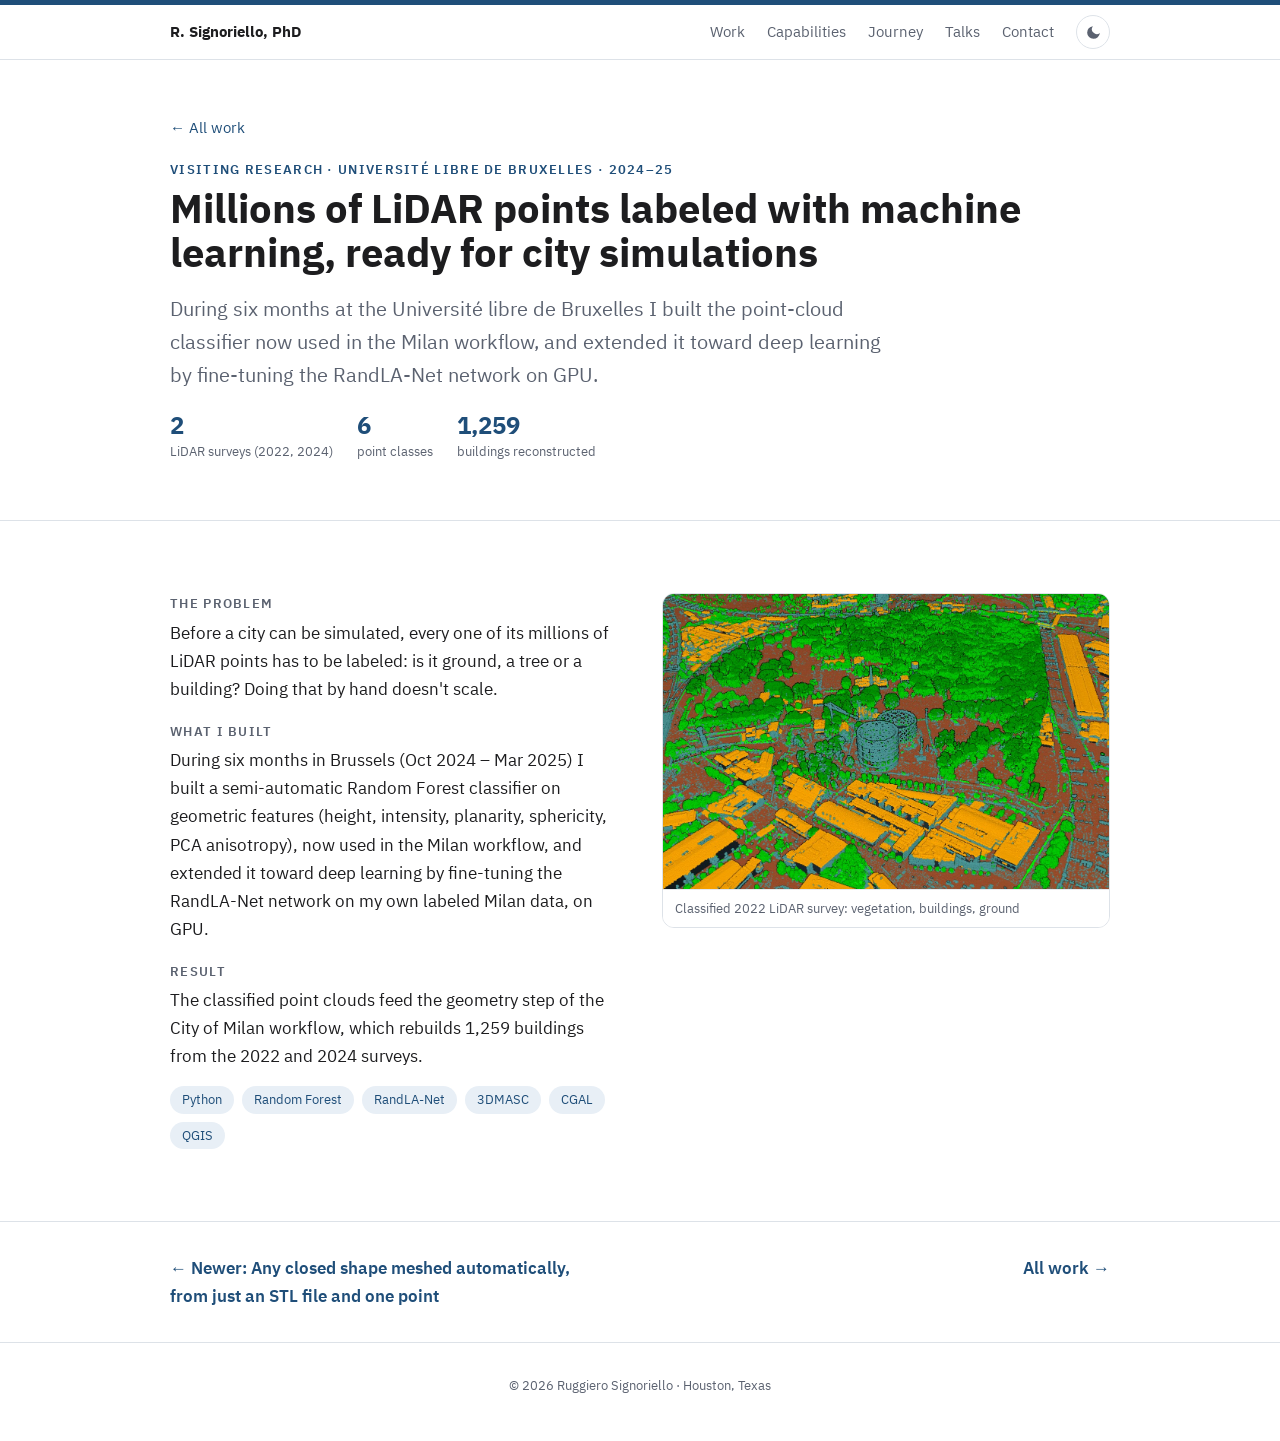
<file: projects/pointclouds.html>
<!doctype html>
<html lang="en">
<head>
<meta charset="utf-8">
<meta name="viewport" content="width=device-width, initial-scale=1">
<meta name="robots" content="noai, noimageai">
<title>Point-cloud classification · Ruggiero Signoriello, Ph.D.</title>
<meta name="description" content="Millions of LiDAR points labeled with machine learning, ready for city simulations. During six months at the Université libre de Bruxelles I built the point-cloud classifier now used in the Milan workflow, and extended it toward deep learning by fine-tuning the RandLA-Net network on GPU.">
<meta property="og:title" content="Point-cloud classification · Ruggiero Signoriello, Ph.D.">
<meta property="og:description" content="Millions of LiDAR points labeled with machine learning, ready for city simulations. During six months at the Université libre de Bruxelles I built the point-cloud classifier now used in the Milan workflow, and extended it toward deep learning by fine-tuning the RandLA-Net network on GPU.">
<meta property="og:type" content="article">
<meta property="og:url" content="https://ruggiero.signoriello.dev/projects/pointclouds.html">
<meta property="og:image" content="https://ruggiero.signoriello.dev/img/lidar.jpg">
<link rel="canonical" href="https://ruggiero.signoriello.dev/projects/pointclouds.html">
<link rel="icon" href="data:image/svg+xml,%3Csvg xmlns='http://www.w3.org/2000/svg' viewBox='0 0 64 64'%3E%3Crect width='64' height='64' rx='12' fill='%231F4E79'/%3E%3Ctext x='32' y='42' font-family='Helvetica,Arial,sans-serif' font-size='28' font-weight='700' fill='white' text-anchor='middle'%3ERS%3C/text%3E%3C/svg%3E">
<script>
  // apply the saved theme before the page is drawn (no flash of the wrong theme)
  try { var t = localStorage.getItem("theme"); if (t) document.documentElement.dataset.theme = t; } catch (e) {}
</script>
<link rel="preload" href="../fonts/IBMPlexSans-Regular-Latin1.woff2" as="font" type="font/woff2" crossorigin>
<link rel="stylesheet" href="../style.css">
</head>
<body>

<nav>
  <div class="wrap">
    <a class="brand" href="../">R. Signoriello, PhD</a>
    <a href="../#work">Work</a>
    <a href="../#capabilities">Capabilities</a>
    <a href="../#journey">Journey</a>
    <a href="../#talks">Talks</a>
    <a href="../#contact">Contact</a>
    <button class="theme-toggle" type="button" aria-label="Switch light/dark theme" title="Light / dark theme">
      <svg class="moon" viewBox="0 0 24 24" aria-hidden="true"><path d="M21 12.8A9 9 0 1111.2 3a7 7 0 009.8 9.8z"/></svg>
      <svg class="sun" viewBox="0 0 24 24" aria-hidden="true"><path d="M12 7a5 5 0 110 10 5 5 0 010-10zm0-5h0a1 1 0 011 1v2a1 1 0 01-2 0V3a1 1 0 011-1zm0 17a1 1 0 011 1v1a1 1 0 01-2 0v-1a1 1 0 011-1zM3 11h2a1 1 0 010 2H3a1 1 0 010-2zm16 0h2a1 1 0 010 2h-2a1 1 0 010-2zM5.6 4.2l1.4 1.4a1 1 0 01-1.4 1.4L4.2 5.6a1 1 0 011.4-1.4zm12.8 12.8l1.4 1.4a1 1 0 01-1.4 1.4l-1.4-1.4a1 1 0 011.4-1.4zM4.2 18.4l1.4-1.4a1 1 0 011.4 1.4l-1.4 1.4a1 1 0 01-1.4-1.4zM17 5.6l1.4-1.4a1 1 0 011.4 1.4L18.4 7A1 1 0 0117 5.6z"/></svg>
    </button>
  </div>
</nav>

<!-- Same structure for every project page: impact first, then problem, what I did, result.
     Order of the pages = newest first, as on the homepage (Newer / Older links at the bottom). -->
<div class="case-head">
  <div class="wrap">
    <p class="crumb"><a href="../#work">← All work</a></p>
    <p class="tagline">Visiting research · Université libre de Bruxelles · 2024–25</p>
    <h1>Millions of LiDAR points labeled with machine learning, ready for city simulations</h1>
    <p class="problem">During six months at the Université libre de Bruxelles I built the point-cloud classifier now used in the Milan workflow, and extended it toward deep learning by fine-tuning the RandLA-Net network on GPU.</p>
    <div class="numbers">
      <div><b>2</b><span>LiDAR surveys (2022, 2024)</span></div>
      <div><b>6</b><span>point classes</span></div>
      <div><b>1,259</b><span>buildings reconstructed</span></div>
    </div>
  </div>
</div>

<section>
  <div class="wrap case">
    <div>
      <p class="label">The problem</p>
      <p>
        Before a city can be simulated, every one of its millions of LiDAR points has to be labeled:
        is it ground, a tree or a building? Doing that by hand doesn't scale.
      </p>
      <p class="label">What I built</p>
      <p>
        During six months in Brussels (Oct 2024 – Mar 2025) I built a semi-automatic Random Forest classifier
        on geometric features (height, intensity, planarity, sphericity, PCA anisotropy), now used in the
        Milan workflow, and extended it toward deep learning by fine-tuning the RandLA-Net network on my own labeled Milan data, on GPU.
      </p>
      <p class="label">Result</p>
      <p>
        The classified point clouds feed the geometry step of the City of Milan workflow, which rebuilds
        1,259 buildings from the 2022 and 2024 surveys.
      </p>
      <div class="tags"><span class="tag">Python</span><span class="tag">Random Forest</span><span class="tag">RandLA-Net</span><span class="tag">3DMASC</span><span class="tag">CGAL</span><span class="tag">QGIS</span></div>
    </div>
    <div class="media">
        <figure>
          <img src="../img/lidar.jpg" alt="Classified LiDAR point cloud of La Goccia: vegetation in green, buildings in orange, ground in brown" loading="lazy">
          <figcaption>Classified 2022 LiDAR survey: vegetation, buildings, ground</figcaption>
        </figure>
    </div>
  </div>
</section>

<section class="case-pager">
  <div class="wrap case-next">
    <a href="cutmesh.html">← Newer: Any closed shape meshed automatically, from just an STL file and one point</a>
    <a href="../#work">All work →</a>
  </div>
</section>

<footer>© 2026 Ruggiero Signoriello · Houston, Texas</footer>

<script>
  // light/dark toggle (no header bands on these pages); footnote marks open the Sources list
  (function () {
    var root = document.documentElement, mq = matchMedia("(prefers-color-scheme: dark)");
    function isDark() { return root.dataset.theme ? root.dataset.theme === "dark" : mq.matches; }
    document.querySelector(".theme-toggle").addEventListener("click", function () {
      root.dataset.theme = isDark() ? "light" : "dark";
      try { localStorage.setItem("theme", root.dataset.theme); } catch (e) {}
    });
    var list = document.getElementById("sources-list");
    if (list) {
      document.querySelectorAll('a[href^="#ref-"]').forEach(function (a) {
        a.addEventListener("click", function () { list.open = true; });
      });
    }
  })();
</script>
<script data-goatcounter="https://rsignoriello.goatcounter.com/count" async src="//gc.zgo.at/count.js"></script>
</body>
</html>
</file>
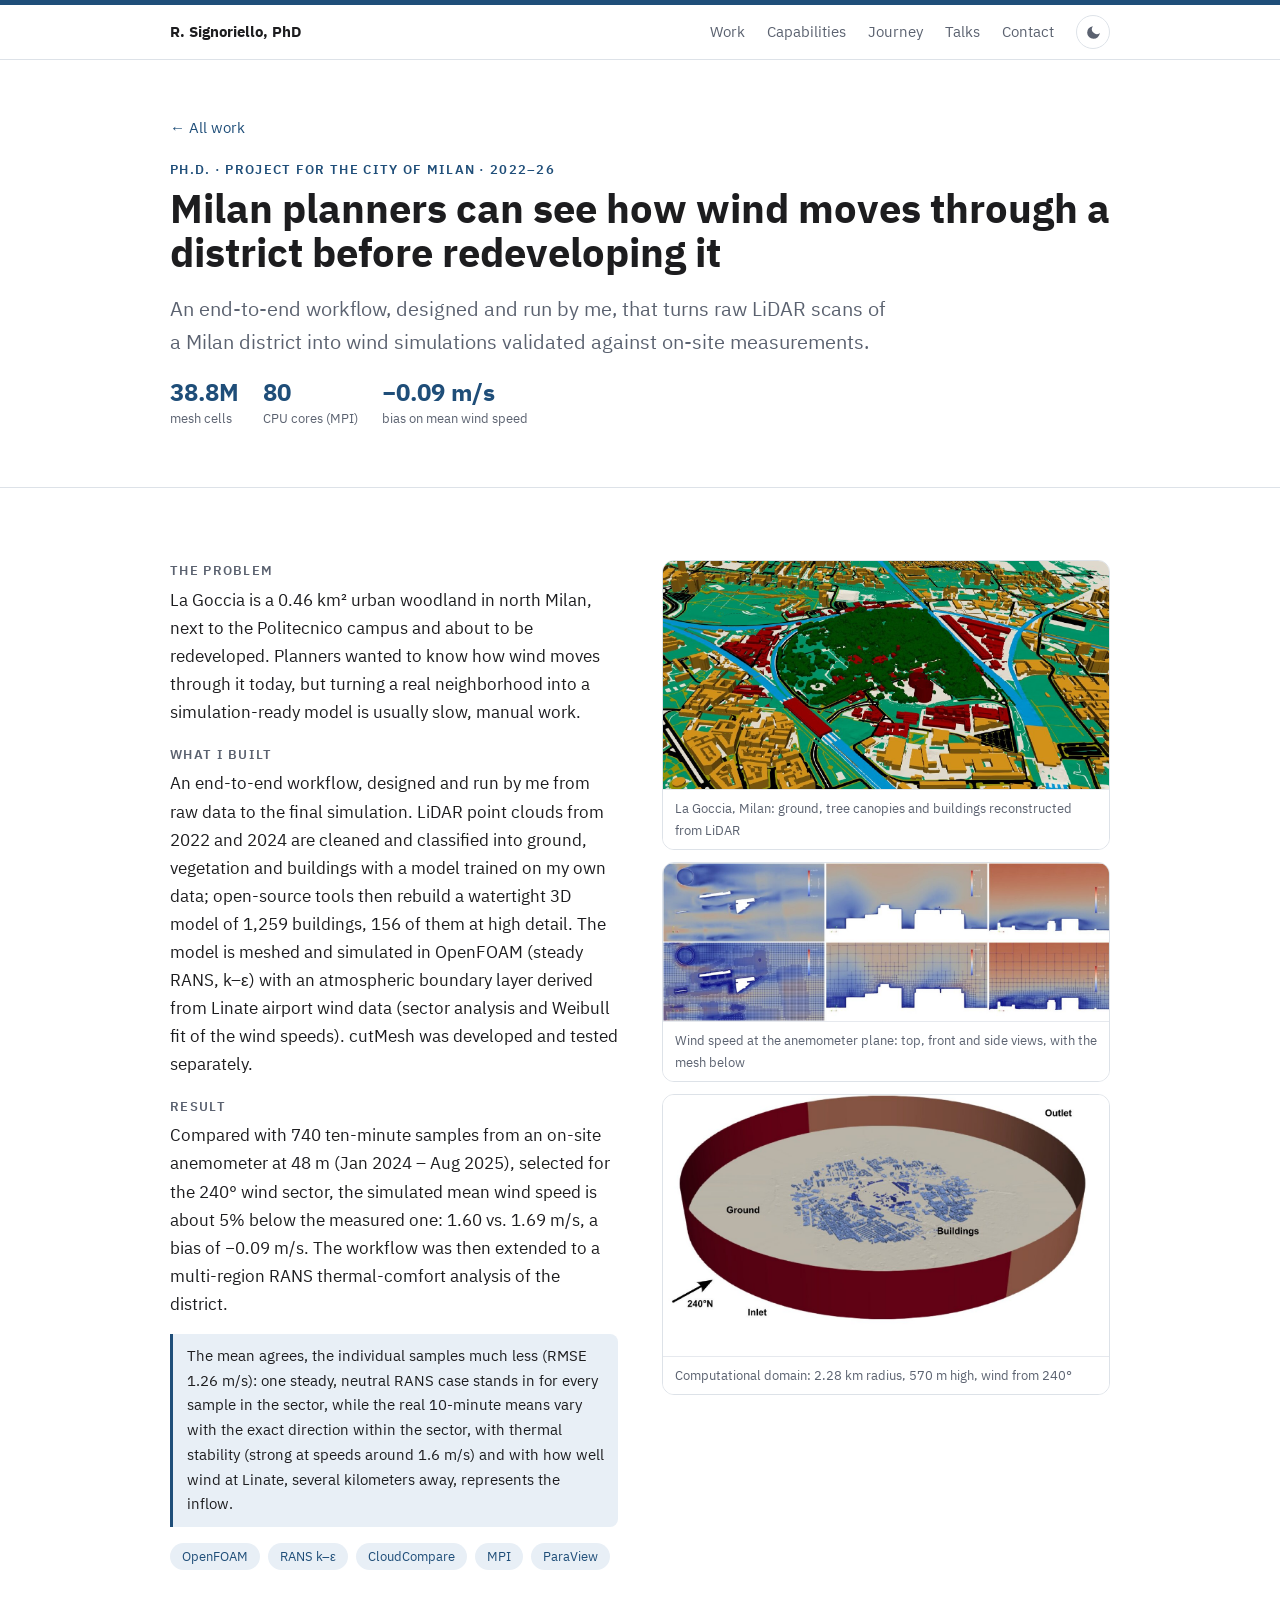
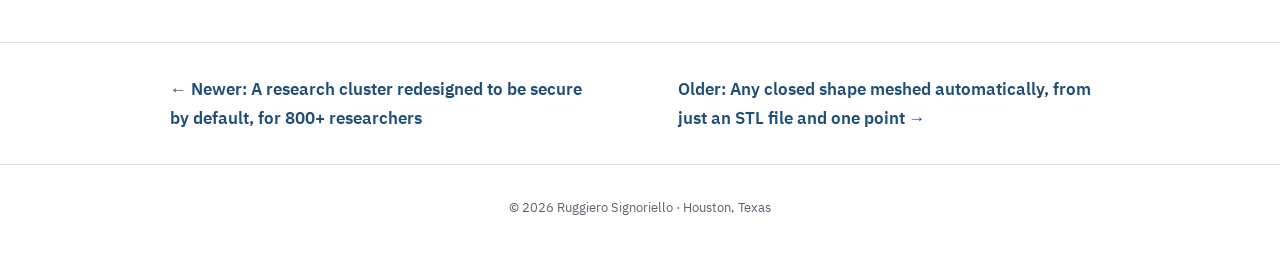
<file: projects/wind.html>
<!doctype html>
<html lang="en">
<head>
<meta charset="utf-8">
<meta name="viewport" content="width=device-width, initial-scale=1">
<meta name="robots" content="noai, noimageai">
<title>LiDAR to wind · Ruggiero Signoriello, Ph.D.</title>
<meta name="description" content="Milan planners can see how wind moves through a district before redeveloping it. An end-to-end workflow, designed and run by me, that turns raw LiDAR scans of a Milan district into wind simulations validated against on-site measurements.">
<meta property="og:title" content="LiDAR to wind · Ruggiero Signoriello, Ph.D.">
<meta property="og:description" content="Milan planners can see how wind moves through a district before redeveloping it. An end-to-end workflow, designed and run by me, that turns raw LiDAR scans of a Milan district into wind simulations validated against on-site measurements.">
<meta property="og:type" content="article">
<meta property="og:url" content="https://ruggiero.signoriello.dev/projects/wind.html">
<meta property="og:image" content="https://ruggiero.signoriello.dev/img/city.jpg">
<link rel="canonical" href="https://ruggiero.signoriello.dev/projects/wind.html">
<link rel="icon" href="data:image/svg+xml,%3Csvg xmlns='http://www.w3.org/2000/svg' viewBox='0 0 64 64'%3E%3Crect width='64' height='64' rx='12' fill='%231F4E79'/%3E%3Ctext x='32' y='42' font-family='Helvetica,Arial,sans-serif' font-size='28' font-weight='700' fill='white' text-anchor='middle'%3ERS%3C/text%3E%3C/svg%3E">
<script>
  // apply the saved theme before the page is drawn (no flash of the wrong theme)
  try { var t = localStorage.getItem("theme"); if (t) document.documentElement.dataset.theme = t; } catch (e) {}
</script>
<link rel="preload" href="../fonts/IBMPlexSans-Regular-Latin1.woff2" as="font" type="font/woff2" crossorigin>
<link rel="stylesheet" href="../style.css">
</head>
<body>

<nav>
  <div class="wrap">
    <a class="brand" href="../">R. Signoriello, PhD</a>
    <a href="../#work">Work</a>
    <a href="../#capabilities">Capabilities</a>
    <a href="../#journey">Journey</a>
    <a href="../#talks">Talks</a>
    <a href="../#contact">Contact</a>
    <button class="theme-toggle" type="button" aria-label="Switch light/dark theme" title="Light / dark theme">
      <svg class="moon" viewBox="0 0 24 24" aria-hidden="true"><path d="M21 12.8A9 9 0 1111.2 3a7 7 0 009.8 9.8z"/></svg>
      <svg class="sun" viewBox="0 0 24 24" aria-hidden="true"><path d="M12 7a5 5 0 110 10 5 5 0 010-10zm0-5h0a1 1 0 011 1v2a1 1 0 01-2 0V3a1 1 0 011-1zm0 17a1 1 0 011 1v1a1 1 0 01-2 0v-1a1 1 0 011-1zM3 11h2a1 1 0 010 2H3a1 1 0 010-2zm16 0h2a1 1 0 010 2h-2a1 1 0 010-2zM5.6 4.2l1.4 1.4a1 1 0 01-1.4 1.4L4.2 5.6a1 1 0 011.4-1.4zm12.8 12.8l1.4 1.4a1 1 0 01-1.4 1.4l-1.4-1.4a1 1 0 011.4-1.4zM4.2 18.4l1.4-1.4a1 1 0 011.4 1.4l-1.4 1.4a1 1 0 01-1.4-1.4zM17 5.6l1.4-1.4a1 1 0 011.4 1.4L18.4 7A1 1 0 0117 5.6z"/></svg>
    </button>
  </div>
</nav>

<!-- Same structure for every project page: impact first, then problem, what I did, result.
     Order of the pages = newest first, as on the homepage (Newer / Older links at the bottom). -->
<div class="case-head">
  <div class="wrap">
    <p class="crumb"><a href="../#work">← All work</a></p>
    <p class="tagline">Ph.D. · Project for the City of Milan · 2022–26</p>
    <h1>Milan planners can see how wind moves through a district before redeveloping it</h1>
    <p class="problem">An end-to-end workflow, designed and run by me, that turns raw LiDAR scans of a Milan district into wind simulations validated against on-site measurements.</p>
    <div class="numbers">
      <div><b>38.8M</b><span>mesh cells</span></div>
      <div><b>80</b><span>CPU cores (MPI)</span></div>
      <div><b>−0.09 m/s</b><span>bias on mean wind speed</span></div>
    </div>
  </div>
</div>

<section>
  <div class="wrap case">
    <div>
      <p class="label">The problem</p>
      <p>
        La Goccia is a 0.46 km² urban woodland in north Milan, next to the Politecnico campus and
        about to be redeveloped. Planners wanted to know how wind moves through it today, but
        turning a real neighborhood into a simulation-ready model is usually slow, manual work.
      </p>
      <p class="label">What I built</p>
      <p>
        An end-to-end workflow, designed and run by me from raw data to the final simulation. LiDAR point
        clouds from 2022 and 2024 are cleaned and classified into ground, vegetation and buildings with a model
        trained on my own data; open-source tools then rebuild a watertight 3D model of 1,259 buildings,
        156 of them at high detail. The model is meshed and simulated in OpenFOAM (steady RANS, k–ε) with an
        atmospheric boundary layer derived from Linate airport wind data (sector analysis and Weibull fit of the
        wind speeds). cutMesh was developed and tested separately.
      </p>
      <p class="label">Result</p>
      <p>
        Compared with 740 ten-minute samples from an on-site anemometer at 48 m (Jan 2024 – Aug 2025),
        selected for the 240° wind sector, the simulated mean wind speed is about 5% below the measured one: 1.60 vs. 1.69 m/s, a bias of −0.09 m/s.
        The workflow was then extended to a multi-region RANS thermal-comfort analysis of the district.
      </p>
      <p class="note">
        The mean agrees, the individual samples much less (RMSE 1.26 m/s): one steady, neutral RANS case
        stands in for every sample in the sector, while the real 10-minute means vary with the exact
        direction within the sector, with thermal stability (strong at speeds around 1.6 m/s) and with how
        well wind at Linate, several kilometers away, represents the inflow.
      </p>
      <div class="tags"><span class="tag">OpenFOAM</span><span class="tag">RANS k–ε</span><span class="tag">CloudCompare</span><span class="tag">MPI</span><span class="tag">ParaView</span></div>
    </div>
    <div class="media">
        <figure>
          <img src="../img/city.jpg" alt="3D urban model of La Goccia park in Milan with ground, trees and buildings reconstructed from LiDAR" loading="lazy">
          <figcaption>La Goccia, Milan: ground, tree canopies and buildings reconstructed from LiDAR</figcaption>
        </figure>
        <figure>
          <img src="../img/wind.jpg" alt="Wind speed fields around buildings: top, front and side views, with and without the mesh" loading="lazy">
          <figcaption>Wind speed at the anemometer plane: top, front and side views, with the mesh below</figcaption>
        </figure>
        <figure>
          <img src="../img/mesh.jpg" alt="Cylindrical computational domain of the Milan district with buildings on the ground" loading="lazy">
          <figcaption>Computational domain: 2.28 km radius, 570 m high, wind from 240°</figcaption>
        </figure>
    </div>
  </div>
</section>

<section class="case-pager">
  <div class="wrap case-next">
    <a href="cluster.html">← Newer: A research cluster redesigned to be secure by default, for 800+ researchers</a>
    <a href="cutmesh.html">Older: Any closed shape meshed automatically, from just an STL file and one point →</a>
  </div>
</section>

<footer>© 2026 Ruggiero Signoriello · Houston, Texas</footer>

<script>
  // light/dark toggle (no header bands on these pages); footnote marks open the Sources list
  (function () {
    var root = document.documentElement, mq = matchMedia("(prefers-color-scheme: dark)");
    function isDark() { return root.dataset.theme ? root.dataset.theme === "dark" : mq.matches; }
    document.querySelector(".theme-toggle").addEventListener("click", function () {
      root.dataset.theme = isDark() ? "light" : "dark";
      try { localStorage.setItem("theme", root.dataset.theme); } catch (e) {}
    });
    var list = document.getElementById("sources-list");
    if (list) {
      document.querySelectorAll('a[href^="#ref-"]').forEach(function (a) {
        a.addEventListener("click", function () { list.open = true; });
      });
    }
  })();
</script>
<script data-goatcounter="https://rsignoriello.goatcounter.com/count" async src="//gc.zgo.at/count.js"></script>
</body>
</html>
</file>
<file: style.css>
/* IBM Plex Sans, as on the business card: official IBM web files (Latin-1 subset,
     unmodified, OFL: fonts/LICENSE.txt), self-hosted so no request goes to font services */
  @font-face { font-family: "IBM Plex Sans"; font-style: normal; font-weight: 400; font-display: swap;
               src: url("fonts/IBMPlexSans-Regular-Latin1.woff2") format("woff2"); }
  @font-face { font-family: "IBM Plex Sans"; font-style: normal; font-weight: 600; font-display: swap;
               src: url("fonts/IBMPlexSans-SemiBold-Latin1.woff2") format("woff2"); }
  @font-face { font-family: "IBM Plex Sans"; font-style: normal; font-weight: 700; font-display: swap;
               src: url("fonts/IBMPlexSans-Bold-Latin1.woff2") format("woff2"); }
  :root {
    --accent: #1F4E79;
    --accent-2: #2f7bbf;
    --accent-soft: #e8eff6;
    --text: #1d1d1f;
    --muted: #5b6270;
    --line: #dde2e8;
    --bg: #ffffff;
    --bg-alt: #f5f7fa;
    /* blu del biglietto: superfici piene, uguale in chiaro e scuro */
    --brand: #1F4E79;
    --on-brand: #ffffff;
    /* body of the cut-cell band (= fill colour in img/cutcell-band*.svg) */
    --band-body: #1F4E79;
    /* distance of the band's right edge from the screen edge: next to the content,
       but at most 140px, so on wide screens the blue never becomes a heavy slab */
    --band-right: min(calc(50vw - 471px), 140px);
  }
  /* Dark theme: follows the system unless the visitor picked one with the toggle in the
     nav (data-theme="light|dark" on <html>, saved in localStorage "theme"). */
  :root { color-scheme: light; }
  @media (prefers-color-scheme: dark) {
    :root:not([data-theme="light"]) {
      color-scheme: dark;
      --accent: #7fb2e0;
      --accent-2: #a9cdef;
      --accent-soft: #17283a;
      --text: #e8eaed;
      --muted: #a2a9b4;
      --line: #2c333d;
      --bg: #111418;
      --bg-alt: #171b21;
      --band-body: #183552;   /* deeper: not the brightest area of the page */
    }
  }
  :root[data-theme="dark"] {
    color-scheme: dark;
    --accent: #7fb2e0;
    --accent-2: #a9cdef;
    --accent-soft: #17283a;
    --text: #e8eaed;
    --muted: #a2a9b4;
    --line: #2c333d;
    --bg: #111418;
    --bg-alt: #171b21;
    --band-body: #183552;   /* deeper: not the brightest area of the page */
  }
  * { box-sizing: border-box; }
  html { scroll-behavior: smooth; }
  body {
    margin: 0;
    font-family: "IBM Plex Sans", -apple-system, BlinkMacSystemFont, "Segoe UI", Helvetica, Arial, sans-serif;
    font-size: 17px;
    line-height: 1.65;
    color: var(--text);
    background: var(--bg);
  }
  a { color: var(--accent); }
  img { max-width: 100%; display: block; }
  .wrap { max-width: 980px; margin: 0 auto; padding: 0 20px; }

  /* ---------- nav ---------- */
  nav {
    position: sticky; top: 0; z-index: 10;
    border-top: 5px solid var(--brand);   /* richiama la banda del biglietto */
    background: color-mix(in srgb, var(--bg) 90%, transparent);
    backdrop-filter: blur(8px);
    border-bottom: 1px solid var(--line);
  }
  nav .wrap { display: flex; gap: 22px; align-items: center; height: 54px; }
  nav a { color: var(--muted); text-decoration: none; font-size: 15px; white-space: nowrap; }
  nav a:hover { color: var(--accent); }
  nav .brand { color: var(--text); font-weight: 700; margin-right: auto; }
  .theme-toggle {
    display: grid; place-items: center; width: 34px; height: 34px; padding: 0;
    border: 1px solid var(--line); border-radius: 50%; background: transparent;
    color: var(--muted); cursor: pointer;
  }
  .theme-toggle:hover { color: var(--accent); border-color: var(--accent); }
  .theme-toggle svg { width: 17px; height: 17px; fill: currentColor; }
  /* light theme shows the moon (switch to dark), dark theme shows the sun */
  .theme-toggle .sun { display: none; }
  :root[data-theme="dark"] .theme-toggle .moon { display: none; }
  :root[data-theme="dark"] .theme-toggle .sun { display: block; }
  @media (prefers-color-scheme: dark) {
    :root:not([data-theme="light"]) .theme-toggle .moon { display: none; }
    :root:not([data-theme="light"]) .theme-toggle .sun { display: block; }
  }

  /* ---------- hero ---------- */
  header {
    position: relative; overflow: hidden;
    padding: 84px 0 72px;
    border-bottom: 1px solid var(--line);
  }
  header::before {            /* faint Cartesian grid: a nod to cut-cell meshing */
    content: ""; position: absolute; inset: 0;
    background-image:
      linear-gradient(var(--line) 1px, transparent 1px),
      linear-gradient(90deg, var(--line) 1px, transparent 1px);
    background-size: 36px 36px;   /* = ROOT in make_band_svg.py */
    /* squares aligned to the right edge of the band, so its cells refine them */
    background-position: right var(--band-right) top 0;
    mask-image: radial-gradient(ellipse at 85% 30%, #000 0%, transparent 60%);
    -webkit-mask-image: radial-gradient(ellipse at 85% 30%, #000 0%, transparent 60%);
    opacity: .8;
  }
  /* Cut-cell band of the business card, mirrored on the right. The wall sits just
     inside the right edge of the content (capped by --band-right); the SVG holds wall + grid,
     .band-fill extends the blue body to the edge of the screen. With a photo, the
     avatar (white ring) overlaps the wall. */
  .band, .band-fill { position: absolute; top: 0; pointer-events: none; user-select: none; }
  .band {
    right: var(--band-right);   /* fixed pixel size: its 36px cells are the background squares */
    /* the grid fades out to the left, like the faint background grid */
    mask-image: linear-gradient(to right, transparent 0%, #000 45%);
    -webkit-mask-image: linear-gradient(to right, transparent 0%, #000 45%);
  }
  .band-fill { right: 0; height: 100%; width: calc(var(--band-right) + 1px); background: var(--band-body); }
  @media (max-width: 960px) { .band, .band-fill { display: none; } }   /* no room beside the content */
  /* Phones and tablets: the same band turned horizontal along the bottom of the header
     (body below, grid above fading upwards), cells aligned to the squares from bottom-left */
  .band-h { display: none; }
  @media (prefers-color-scheme: dark) {
    :root:not([data-theme="light"]) .band-h { background-image: url("img/cutcell-band-h-dark.svg"); }
  }
  :root[data-theme="dark"] .band-h { background-image: url("img/cutcell-band-h-dark.svg"); }
  @media (max-width: 960px) {
    header { padding-bottom: 150px; }
    header::before { background-position: left 0 bottom 0; }
    .band-h {
      /* repeated sideways: the wave is periodic over 1080px, so it covers any width */
      display: block; position: absolute; left: 0; right: 0; bottom: 0; height: 180px;
      background: url("img/cutcell-band-h.svg") left bottom / auto repeat-x;
      pointer-events: none;
      mask-image: linear-gradient(to bottom, transparent 0%, #000 45%);
      -webkit-mask-image: linear-gradient(to bottom, transparent 0%, #000 45%);
    }
  }
  .hero { position: relative; display: grid; grid-template-columns: 1fr 200px; gap: 48px; align-items: center; }
  .kicker { color: var(--accent); font-weight: 600; font-size: 15px; letter-spacing: .04em; margin: 0 0 10px; }
  h1 { font-size: clamp(32px, 5.4vw, 48px); line-height: 1.1; margin: 0 0 18px; }
  .lead { font-size: 20px; color: var(--muted); max-width: 620px; margin: 0 0 22px; }
  .lead strong { color: var(--text); font-weight: 600; }
  .meta { color: var(--muted); font-size: 15px; margin: 0 0 28px; }
  .avatar {
    width: 200px; height: 200px; border-radius: 50%;
    background: var(--brand); color: var(--on-brand);
    display: grid; place-items: center;
    font-size: 64px; font-weight: 700; letter-spacing: .02em;
    box-shadow: 0 0 0 8px var(--bg);   /* ring in the page colour: overlaps the band cleanly */
    position: relative; z-index: 1;
    overflow: hidden;
  }
  .avatar img { width: 100%; height: 100%; object-fit: cover; }
  .avatar img ~ span { display: none; }
  /* no photo yet (img/photo.jpg missing, onerror removes the <img>): hide the "RS"
     placeholder and give the text the full width; it comes back on its own once
     img/photo.jpg is added */
  .avatar:not(:has(img)) { display: none; }
  .hero:not(:has(.avatar img)) { grid-template-columns: 1fr; }

  .buttons { display: flex; flex-wrap: wrap; gap: 10px; }
  .btn {
    display: inline-flex; align-items: center; gap: 8px;
    padding: 10px 18px; border-radius: 8px; font-size: 15px; font-weight: 600;
    text-decoration: none; border: 1px solid var(--accent); color: var(--accent);
    background: var(--bg);
  }
  .btn.primary { background: var(--brand); border-color: var(--brand); color: var(--on-brand); }
  .btn:hover { filter: brightness(1.1); }
  .btn svg { width: 17px; height: 17px; fill: currentColor; }

  /* ---------- sections ---------- */
  section { padding: 72px 0; border-bottom: 1px solid var(--line); }
  section.alt { background: var(--bg-alt); }
  /* Labels: one style in blue (section h2, project .tagline) and the same in grey (.label) */
  h2 {
    font-size: 13px; font-weight: 600; letter-spacing: .1em; text-transform: uppercase;
    color: var(--accent); margin: 0 0 10px;
  }
  .section-title { font-size: clamp(24px, 3.6vw, 32px); line-height: 1.2; margin: 0 0 34px; }
  h3 { font-size: 20px; margin: 0; line-height: 1.3; }
  p { margin: 0 0 16px; }

  /* about */
  .about { display: grid; grid-template-columns: 1.4fr 1fr; gap: 48px; }
  .about p:last-child { margin-bottom: 0; }
  .facts { list-style: none; padding: 0; margin: 0; display: grid; gap: 14px; }
  .facts li { display: grid; grid-template-columns: 34px 1fr; gap: 10px; align-items: start; font-size: 15px; }
  .facts .ico {
    width: 34px; height: 34px; border-radius: 8px;
    background: var(--accent-soft); color: var(--accent);
    display: grid; place-items: center; font-size: 17px;
  }
  .facts b { display: block; font-size: 15px; }
  .facts span { color: var(--muted); }

  /* projects */
  .project { display: grid; grid-template-columns: 1.15fr 1fr; gap: 40px; align-items: start; margin-bottom: 80px; }
  .project:last-child { margin-bottom: 0; }
  .project.flip > .media { order: 2; }
  .media { display: grid; gap: 12px; }
  .media figure {
    margin: 0; background: #fff; border: 1px solid var(--line); border-radius: 12px; overflow: hidden;
  }
  .media figure img { width: 100%; height: auto; }
  .media figcaption { font-size: 13px; color: #5b6270; padding: 8px 12px; border-top: 1px solid #e6e9ee; background: #fff; }
  .media .pair { display: grid; grid-template-columns: 1fr 1fr; gap: 12px; }
  .media .pair img { aspect-ratio: 1 / 1; object-fit: contain; }
  .media img.contain { max-height: 300px; width: auto; margin: 0 auto; }
  .tagline, .project .tagline {   /* .project .tagline: beats ".project p" (dark text) */
    color: var(--accent); font-weight: 600; font-size: 13px; letter-spacing: .1em; text-transform: uppercase; margin: 0 0 6px; }
  .project h3 { font-size: 24px; margin-bottom: 12px; }
  .label { font-weight: 600; font-size: 13px; text-transform: uppercase; letter-spacing: .1em; color: var(--muted); margin: 18px 0 4px; }
  .project p { color: var(--text); }
  .numbers { display: flex; flex-wrap: wrap; gap: 24px; margin: 20px 0; }
  .numbers div { line-height: 1.2; }
  .numbers b { display: block; font-size: 24px; color: var(--accent); }
  .numbers span { font-size: 13px; color: var(--muted); }
  .tags { display: flex; flex-wrap: wrap; gap: 8px; }
  .tag { background: var(--accent-soft); color: var(--accent); border-radius: 999px; padding: 3px 12px; font-size: 13px; font-weight: 500; }

  .diagram {
    background: var(--bg); border: 1px solid var(--line); border-radius: 12px; padding: 24px;
  }
  .diagram svg { width: 100%; height: auto; display: block; }
  .diagram .box { fill: var(--accent-soft); stroke: var(--accent); stroke-width: 1.5; }
  .diagram .box.strong { fill: var(--brand); }
  .diagram text { font-family: inherit; font-size: 13px; fill: var(--text); }
  .diagram .t-on { fill: var(--on-brand); font-weight: 600; }
  .diagram .t-mut { fill: var(--muted); font-size: 11px; }
  .diagram .wire { stroke: var(--muted); stroke-width: 1.5; fill: none; }

  /* research intro + notes */
  /* Projects intro: told as a short story (problem, then method and application) */
  .story { max-width: 720px; margin: -14px 0 64px; font-size: 20px; color: var(--muted); }
  .story p { margin: 0 0 14px; }
  .story strong { color: var(--text); font-weight: 600; }
  .story sup { line-height: 0; }   /* the footnote mark must not open up the line spacing */
  .story sup a { text-decoration: none; font-weight: 600; }
  .note {
    border-left: 3px solid var(--accent); background: var(--accent-soft);
    padding: 10px 14px; border-radius: 0 8px 8px 0; font-size: 15px; margin: 0 0 16px;
  }
  .note b { color: var(--accent); }
  .credit { font-size: 13px; color: var(--muted); margin: 16px 0 0; }
  .cite a { text-decoration: none; font-weight: 600; margin-left: 1px; }
  .sources { padding: 40px 0; }
  .sources h2 { margin: 0; display: inline; }
  /* collapsible: closed by default, so the page ends on Contact; opens on its own when a
     footnote mark is clicked */
  .sources summary { cursor: pointer; list-style: none; display: inline-flex; align-items: center; gap: 8px; }
  .sources summary::-webkit-details-marker { display: none; }
  .sources summary::after {
    content: ""; width: 7px; height: 7px; margin-top: -3px;
    border-right: 2px solid var(--accent); border-bottom: 2px solid var(--accent);
    transform: rotate(45deg); transition: transform .2s;
  }
  .sources details[open] summary::after { transform: rotate(-135deg); margin-top: 3px; }
  .sources details[open] ol { margin-top: 14px; }
  .sources ol { margin: 0; padding-left: 20px; font-size: 13px; color: var(--muted); }
  .sources li { margin-bottom: 6px; }

  /* timeline */
  .timeline { position: relative; padding-left: 28px; }
  .timeline::before { content: ""; position: absolute; left: 6px; top: 6px; bottom: 6px; width: 2px; background: var(--line); }
  .step { position: relative; margin-bottom: 30px; }
  .step:last-child { margin-bottom: 0; }
  .step::before {
    content: ""; position: absolute; left: -28px; top: 6px; width: 14px; height: 14px; border-radius: 50%;
    background: var(--bg); border: 3px solid var(--accent);
  }
  .step.edu::before { border-color: var(--muted); }
  .step .when { color: var(--muted); font-size: 13px; }
  .step .where { color: var(--muted); font-size: 15px; margin: 0 0 6px; }
  .step p { margin: 0; font-size: 15px; }

  .skills { display: grid; grid-template-columns: repeat(auto-fit, minmax(220px, 1fr)); gap: 24px; }
  .skills h3 { font-size: 15px; color: var(--muted); font-weight: 600; margin-bottom: 10px; }

  /* contact */
  .contact { text-align: center; }
  .contact .section-title { margin-bottom: 14px; }
  .contact p { color: var(--muted); max-width: 560px; margin: 0 auto 28px; }
  /* Contact closes the page with the same mark as the header, lighter: faint grid fading
     from the left and a thin band on the left edge (the header band, mirrored). The band
     starts at the screen edge, so its 36px cells line up with the squares (left 0, top 0). */
  .contact { position: relative; overflow: hidden; }
  .contact::before {
    content: ""; position: absolute; inset: 0;
    background-image:
      linear-gradient(var(--line) 1px, transparent 1px),
      linear-gradient(90deg, var(--line) 1px, transparent 1px);
    background-size: 36px 36px;
    background-position: left 0 top 0;
    mask-image: radial-gradient(ellipse at 0% 50%, #000 0%, transparent 55%);
    -webkit-mask-image: radial-gradient(ellipse at 0% 50%, #000 0%, transparent 55%);
    opacity: .8;
  }
  .contact .wrap { position: relative; }
  .band-left { right: auto; left: 0; transform: scaleX(-1); }   /* mask is mirrored too: grid fades to the right */
  @media (max-width: 960px) {
    /* phones: the horizontal band upside down at the top of Contact (blue on top, grid
       fading down), mirroring the one at the bottom of the header */
    .contact { padding-top: 150px; }
    .contact::before { background-position: left 0 top 0; }
    .band-h-top { top: 0; bottom: auto; transform: scaleY(-1); }   /* mask flips too */
  }
  .contact .buttons { justify-content: center; }

  footer { padding: 32px 0 44px; color: var(--muted); font-size: 13px; text-align: center; }

  @media (max-width: 820px) {
    .hero { grid-template-columns: 1fr; gap: 28px; }
    .avatar { width: 120px; height: 120px; font-size: 40px; order: -1; }
    .about, .project { grid-template-columns: 1fr; gap: 28px; }
    .project.flip > .media { order: 0; }
    .project { margin-bottom: 64px; }
  }
  @media (max-width: 560px) {
    body { font-size: 16px; }
    header { padding: 48px 0 150px; }   /* bottom room for the horizontal band */
    .lead { font-size: 18px; }
    section { padding: 56px 0; }
    nav a:not(.brand):nth-child(n+4) { display: none; }
  }

  /* =================== Showcase layout: project cards, capabilities, journey, case-study pages =================== */

  /* Featured work: every project, research or client, gets the same card */
  .cards { display: grid; grid-template-columns: repeat(2, 1fr); gap: 28px; }
  .card {
    display: flex; flex-direction: column; overflow: hidden;
    border: 1px solid var(--line); border-radius: 12px; background: var(--bg);
    color: inherit; text-decoration: none; transition: border-color .15s, transform .15s;
  }
  .card:hover { border-color: var(--accent); transform: translateY(-2px); }
  .card .thumb {
    aspect-ratio: 16 / 10; overflow: hidden; background: #fff; border-bottom: 1px solid var(--line);
  }
  .card .thumb img { width: 100%; height: 100%; object-fit: cover; }
  .card .thumb.schematic {
    display: grid; place-items: center; padding: 18px; background: var(--bg-alt);
  }
  .card .thumb.schematic svg { width: 100%; height: 100%; }
  .card .body { display: flex; flex-direction: column; gap: 10px; flex: 1; padding: 20px 22px 22px; }
  .card .tagline { margin: 0; }
  .card h3 { font-size: 20px; }
  .card .problem { color: var(--muted); font-size: 15px; margin: 0; }
  .card .numbers { gap: 20px; margin: 4px 0; }
  .card .numbers b { font-size: 20px; }
  .card .more { margin-top: auto; padding-top: 6px; color: var(--accent); font-size: 15px; font-weight: 600; }

  /* Older projects move here: one line each, same link to the full page */
  .archive { margin-top: 44px; }
  .archive h3 { font-size: 15px; color: var(--muted); font-weight: 600; margin-bottom: 8px; }
  .archive ul { list-style: none; margin: 0; padding: 0; border-top: 1px solid var(--line); }
  .archive li { border-bottom: 1px solid var(--line); }
  .archive a {
    display: grid; grid-template-columns: 90px 1fr auto; gap: 16px; align-items: baseline;
    padding: 12px 4px; color: inherit; text-decoration: none;
  }
  .archive a:hover b { color: var(--accent); }
  .archive .yr, .archive .ctx { color: var(--muted); font-size: 15px; }

  /* Capabilities: what I can do, each backed by projects; replaces the Toolbox */
  .caps { display: grid; grid-template-columns: repeat(2, 1fr); gap: 36px 44px; }
  .cap { border-top: 3px solid var(--accent); padding-top: 16px; }
  .cap h3 { margin-bottom: 8px; }
  .cap p { color: var(--muted); font-size: 15px; margin: 0 0 12px; }
  .cap .proof { font-size: 15px; margin: 0 0 12px; }
  .cap .proof a { font-weight: 600; text-decoration: none; }
  .cap .proof a + a::before { content: " · "; color: var(--muted); font-weight: 400; }

  /* Journey: compact history, each role points to its projects */
  .jlist { list-style: none; margin: 0; padding: 0; }
  .jlist li {
    display: grid; grid-template-columns: 170px 1fr; gap: 20px;
    padding: 16px 0; border-bottom: 1px solid var(--line);
  }
  .jlist li:first-child { padding-top: 0; }
  .jlist .when { color: var(--muted); font-size: 15px; }
  .jlist h3 { font-size: 17px; }
  .jlist .where { color: var(--muted); font-size: 15px; margin: 0; }
  .jlist .links { font-size: 15px; margin: 4px 0 0; }
  .jlist .links a { text-decoration: none; }

  /* Writing & talks */
  .talks { list-style: none; margin: 0; padding: 0; }
  .talks li { display: grid; grid-template-columns: 90px 1fr; gap: 16px; padding: 12px 0; border-bottom: 1px solid var(--line); }
  .talks .yr { color: var(--muted); font-size: 15px; }
  .talks .kind { color: var(--muted); font-size: 15px; display: block; }
  .talks .empty { color: var(--muted); font-style: italic; }

  /* Case-study page */
  .crumb { font-size: 15px; margin: 0 0 18px; }
  .crumb a { text-decoration: none; }
  .case-head { padding: 56px 0 40px; border-bottom: 1px solid var(--line); }
  .case-head h1 { font-size: clamp(28px, 4.4vw, 40px); }
  .case-head .problem { font-size: 20px; color: var(--muted); max-width: 720px; margin: 0; }
  .case { display: grid; grid-template-columns: 1fr 1fr; gap: 44px; align-items: start; }
  .case .label:first-child { margin-top: 0; }
  .case-next { display: flex; justify-content: space-between; gap: 16px; flex-wrap: wrap; font-weight: 600; }
  .case-next a { text-decoration: none; }

  @media (max-width: 820px) {
    .cards, .caps, .case { grid-template-columns: 1fr; }
    .jlist li { grid-template-columns: 1fr; gap: 2px; }
    .archive a { grid-template-columns: 60px 1fr; }
    .archive .ctx { grid-column: 2; }
  }
  .card h3 { font-size: 19px; line-height: 1.35; }
  .card .problem b { color: var(--text); font-weight: 600; }
  /* three equal columns: the cards line up even when labels differ in length */
  .card .numbers { display: grid; grid-template-columns: repeat(3, 1fr); gap: 14px; }
  .card .numbers span { display: block; }
  /* newest card: full row, picture beside the text */
  .card.wide { grid-column: 1 / -1; flex-direction: row; }
  .card.wide .thumb { flex: 0 0 48%; aspect-ratio: auto; border-bottom: 0; border-right: 1px solid var(--line); }
  @media (max-width: 820px) {
    .card.wide { flex-direction: column; }
    .card.wide .thumb { aspect-ratio: 16 / 10; border-right: 0; border-bottom: 1px solid var(--line); }
  }
  /* hero: impact line first, then a short paragraph about me */
  .story-me { color: var(--muted); font-size: 17px; max-width: 620px; margin: -8px 0 22px; }
  /* vertical story: one card per row, picture alternating left / right */
  .cards { grid-template-columns: 1fr; }
  .card { flex-direction: row; }
  .card .thumb { flex: 0 0 48%; aspect-ratio: auto; min-height: 280px; border-bottom: 0; border-right: 1px solid var(--line); }
  .card:nth-child(even) .thumb { order: 2; border-right: 0; border-left: 1px solid var(--line); }
  @media (max-width: 820px) {
    .card { flex-direction: column; }
    .card .thumb, .card:nth-child(even) .thumb {
      order: 0; aspect-ratio: 16 / 10; min-height: 0;
      border: 0; border-bottom: 1px solid var(--line);
    }
  }
  /* the text sets the card height; the picture fills it (cropped), never stretches the card */
  .card .thumb { position: relative; }
  .card .thumb img { position: absolute; inset: 0; }
  @media (max-width: 820px) { .card .thumb img { position: static; } }
  /* phones: picture above the text; the 48% basis is for the side-by-side layout only */
  @media (max-width: 820px) { .card .thumb { flex: none; } }
  .case-pager { padding: 32px 0; }
  .case-next a { max-width: 46%; }
  @media (max-width: 820px) { .case-next a { max-width: 100%; } }
  /* case page: the three numbers stay on one row on phones too */
  .case-head .numbers { display: grid; grid-template-columns: repeat(3, max-content); gap: 24px; }
  @media (max-width: 560px) { .case-head .numbers { grid-template-columns: repeat(3, 1fr); gap: 12px; } .case-head .numbers b { font-size: 20px; } }
</file>
